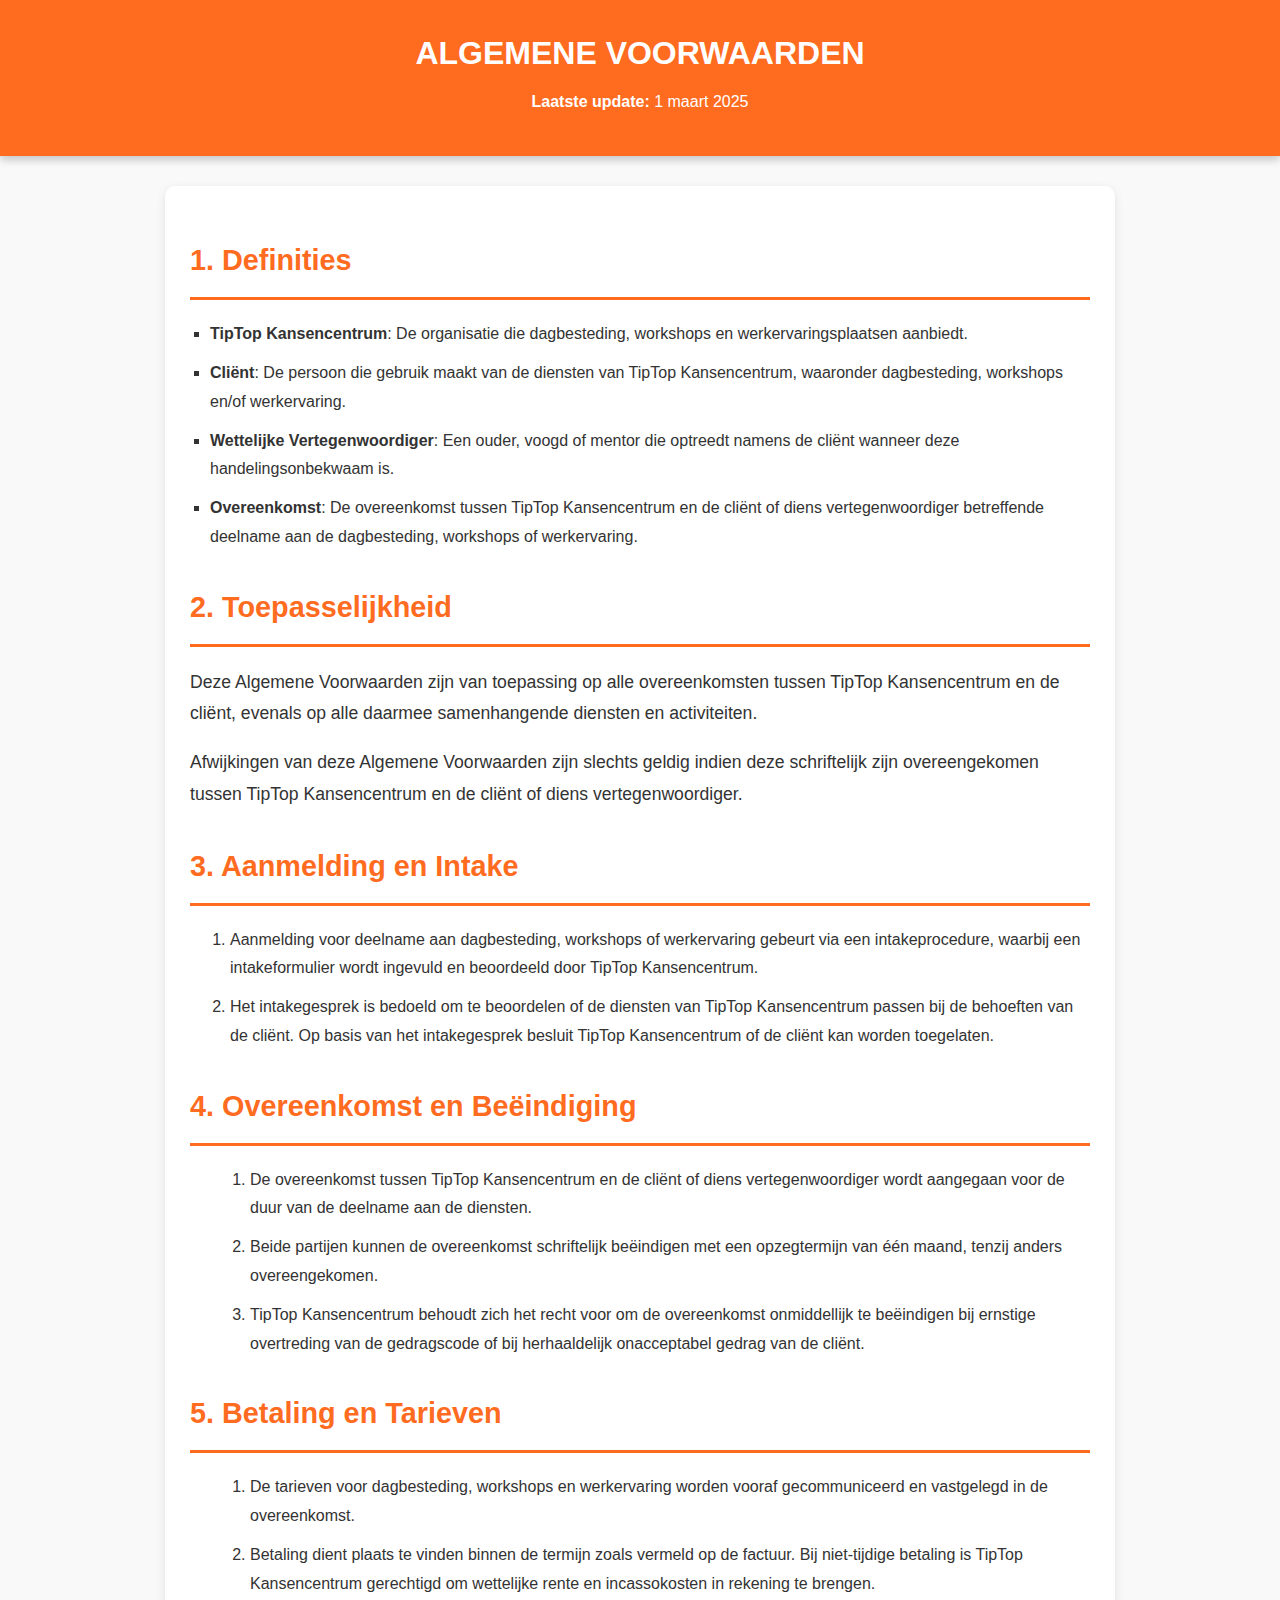
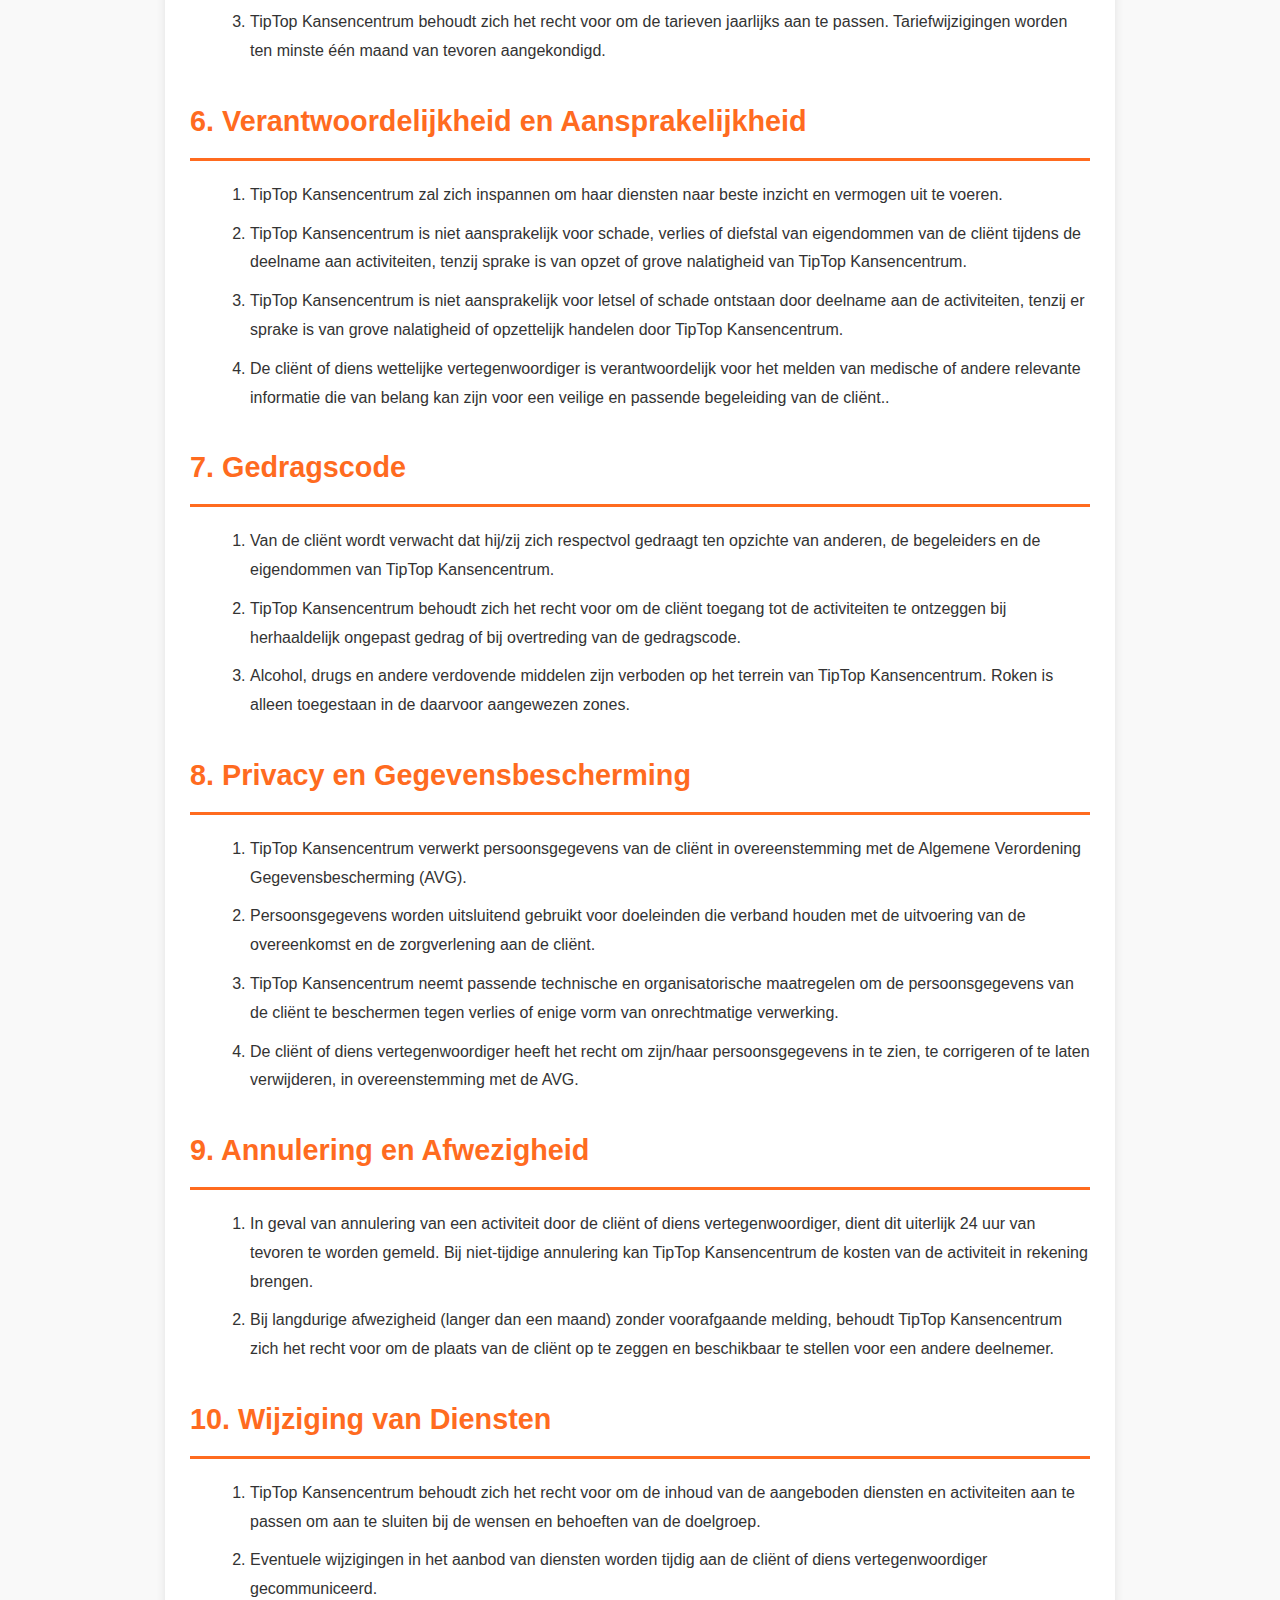
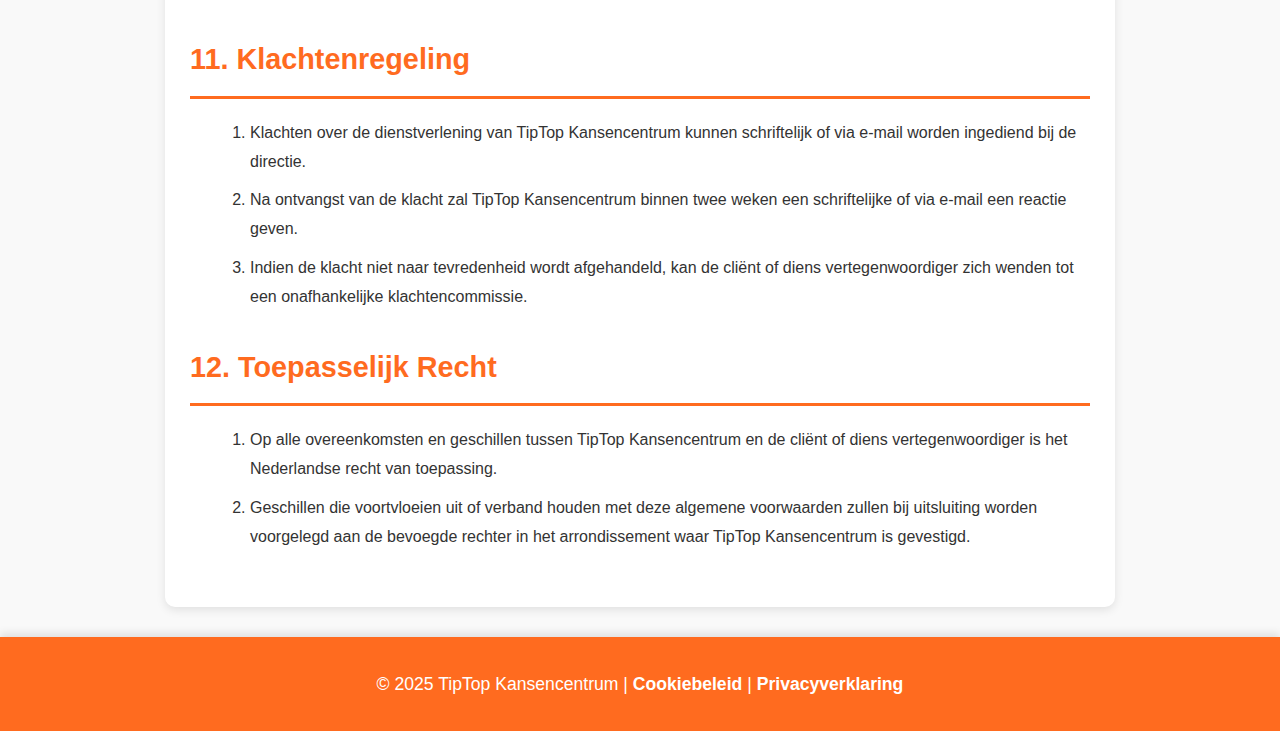
<file: Algemene-Voorwaarden.html>
<!DOCTYPE html>
<html lang="nl">
<head>
    <meta charset="UTF-8">
    <meta name="viewport" content="width=device-width, initial-scale=1.0">
    <title>Algemene Voorwaarden - TipTop Kansencentrum</title>
    <link rel="stylesheet" href="./Algemene-Voorwaarden.css">
</head>
<body id="privacy-page">

    <!-- Header -->
    <header>
        <div class="header-container">
            <h1>Algemene Voorwaarden</h1>
            <p><strong>Laatste update:</strong> 1 maart 2025</p>
        </div>
    </header>

    <!-- Hoofdcontent -->
    <main>

        <section>
            <h2>1. Definities</h2>
            <ul>
                <li><strong>TipTop Kansencentrum</strong>: De organisatie die dagbesteding, workshops en werkervaringsplaatsen aanbiedt.</li>
                <li><strong>Cliënt</strong>: De persoon die gebruik maakt van de diensten van TipTop Kansencentrum, waaronder dagbesteding, workshops en/of werkervaring.</li>
                <li><strong>Wettelijke Vertegenwoordiger</strong>: Een ouder, voogd of mentor die optreedt namens de cliënt wanneer deze handelingsonbekwaam is.</li>
                <li><strong>Overeenkomst</strong>: De overeenkomst tussen TipTop Kansencentrum en de cliënt of diens vertegenwoordiger betreffende deelname aan de dagbesteding, workshops of werkervaring.</li>
            </ul>
        </section>

        <section>
            <h2>2. Toepasselijkheid</h2>
            <p>Deze Algemene Voorwaarden zijn van toepassing op alle overeenkomsten tussen TipTop Kansencentrum en de cliënt, evenals op alle daarmee samenhangende diensten en activiteiten.</p>
            <p>Afwijkingen van deze Algemene Voorwaarden zijn slechts geldig indien deze schriftelijk zijn overeengekomen tussen TipTop Kansencentrum en de cliënt of diens vertegenwoordiger.</p>
        </section>

        <section>
            <h2>3. Aanmelding en Intake</h2>
            <ol>
                <li>Aanmelding voor deelname aan dagbesteding, workshops of werkervaring gebeurt via een intakeprocedure, waarbij een intakeformulier wordt ingevuld en beoordeeld door TipTop Kansencentrum.</li>
                <li>Het intakegesprek is bedoeld om te beoordelen of de diensten van TipTop Kansencentrum passen bij de behoeften van de cliënt. Op basis van het intakegesprek besluit TipTop Kansencentrum of de cliënt kan worden toegelaten.</li>
             </ol>
        </section>

        <section>
            <h2>4. Overeenkomst en Beëindiging</h2>
            <ul>
                <ol>
                <li>De overeenkomst tussen TipTop Kansencentrum en de cliënt of diens vertegenwoordiger wordt aangegaan voor de duur van de deelname aan de diensten.</li>
                <li>Beide partijen kunnen de overeenkomst schriftelijk beëindigen met een opzegtermijn van één maand, tenzij anders overeengekomen.</li>
                <li>TipTop Kansencentrum behoudt zich het recht voor om de overeenkomst onmiddellijk te beëindigen bij ernstige overtreding van de gedragscode of bij herhaaldelijk onacceptabel gedrag van de cliënt.</li>
            </ol>
            </ul>
        </section>

        <section>
            <h2>5. Betaling en Tarieven</h2>
            <ul>
                <ol>
                <li>De tarieven voor dagbesteding, workshops en werkervaring worden vooraf gecommuniceerd en vastgelegd in de overeenkomst.</li>
                <li>Betaling dient plaats te vinden binnen de termijn zoals vermeld op de factuur. Bij niet-tijdige betaling is TipTop Kansencentrum gerechtigd om wettelijke rente en incassokosten in rekening te brengen.</li>
                <li>TipTop Kansencentrum behoudt zich het recht voor om de tarieven jaarlijks aan te passen. Tariefwijzigingen worden ten minste één maand van tevoren aangekondigd.</li>
            </ol>
            </ul>
        </section>

        <section>
            <h2>6. Verantwoordelijkheid en Aansprakelijkheid</h2>
            <ul>
                <ol>
                <li>TipTop Kansencentrum zal zich inspannen om haar diensten naar beste inzicht en vermogen uit te voeren.</li>
                <li>TipTop Kansencentrum is niet aansprakelijk voor schade, verlies of diefstal van eigendommen van de cliënt tijdens de deelname aan activiteiten, tenzij sprake is van opzet of grove nalatigheid van TipTop Kansencentrum.</li>
                <li>TipTop Kansencentrum is niet aansprakelijk voor letsel of schade ontstaan door deelname aan de activiteiten, tenzij er sprake is van grove nalatigheid of opzettelijk handelen door TipTop Kansencentrum.</li>
                <li>De cliënt of diens wettelijke vertegenwoordiger is verantwoordelijk voor het melden van medische of andere relevante informatie die van belang kan zijn voor een veilige en passende begeleiding van de cliënt..</li>
            </ol>
            </ul>
        </section>

        <section>
            <h2>7. Gedragscode</h2>
            <ul>
                <ol>
                <li>Van de cliënt wordt verwacht dat hij/zij zich respectvol gedraagt ten opzichte van anderen, de begeleiders en de eigendommen van TipTop Kansencentrum.</li>
                <li>TipTop Kansencentrum behoudt zich het recht voor om de cliënt toegang tot de activiteiten te ontzeggen bij herhaaldelijk ongepast gedrag of bij overtreding van de gedragscode.</li>
                <li>Alcohol, drugs en andere verdovende middelen zijn verboden op het terrein van TipTop Kansencentrum. Roken is alleen toegestaan in de daarvoor aangewezen zones.</li>
            </ol>
            </ul>
        </section>

        <section>
            <h2>8. Privacy en Gegevensbescherming</h2>
            <ul>
                <ol>
                <li>TipTop Kansencentrum verwerkt persoonsgegevens van de cliënt in overeenstemming met de Algemene Verordening Gegevensbescherming (AVG).</li>
                <li>Persoonsgegevens worden uitsluitend gebruikt voor doeleinden die verband houden met de uitvoering van de overeenkomst en de zorgverlening aan de cliënt.</li>
                <li>TipTop Kansencentrum neemt passende technische en organisatorische maatregelen om de persoonsgegevens van de cliënt te beschermen tegen verlies of enige vorm van onrechtmatige verwerking.</li>
                <li> De cliënt of diens vertegenwoordiger heeft het recht om zijn/haar persoonsgegevens in te zien, te corrigeren of te laten verwijderen, in overeenstemming met de AVG.</li>
            </ol>
            </ul>
        </section>

        <section>
            <h2>9. Annulering en Afwezigheid</h2>
            <ul>
                <ol>
                <li>In geval van annulering van een activiteit door de cliënt of diens vertegenwoordiger, dient dit uiterlijk 24 uur van tevoren te worden gemeld. Bij niet-tijdige annulering kan TipTop Kansencentrum de kosten van de activiteit in rekening brengen.</li>
                <li>Bij langdurige afwezigheid (langer dan een maand) zonder voorafgaande melding, behoudt TipTop Kansencentrum zich het recht voor om de plaats van de cliënt op te zeggen en beschikbaar te stellen voor een andere deelnemer.</li>
            </ol> 
            </ul>
        </section>

        <section>
            <h2>10. Wijziging van Diensten</h2>
            <ul>
                <ol>
                <li>TipTop Kansencentrum behoudt zich het recht voor om de inhoud van de aangeboden diensten en activiteiten aan te passen om aan te sluiten bij de wensen en behoeften van de doelgroep.</li>
                <li>Eventuele wijzigingen in het aanbod van diensten worden tijdig aan de cliënt of diens vertegenwoordiger gecommuniceerd.</li>
            </ol>
            </ul>
        </section>

        <section>
            <h2>11. Klachtenregeling</h2>
            <ul>
             <ol>  
                <li>Klachten over de dienstverlening van TipTop Kansencentrum kunnen schriftelijk of via e-mail worden ingediend bij de directie.</li>
                <li>Na ontvangst van de klacht zal TipTop Kansencentrum binnen twee weken een schriftelijke of via e-mail een reactie geven.</li>
                <li>Indien de klacht niet naar tevredenheid wordt afgehandeld, kan de cliënt of diens vertegenwoordiger zich wenden tot een onafhankelijke klachtencommissie.</li>
            </ol> 
            </ul>
        </section>

        <section>
            <h2>12. Toepasselijk Recht</h2>
            <ul>
            <ol>
            <li>Op alle overeenkomsten en geschillen tussen TipTop Kansencentrum en de cliënt of diens vertegenwoordiger is het Nederlandse recht van toepassing.</li>
            <li>Geschillen die voortvloeien uit of verband houden met deze algemene voorwaarden zullen bij uitsluiting worden voorgelegd aan de bevoegde rechter in het arrondissement waar TipTop Kansencentrum is gevestigd.</li>
    </ol>
</ul>
        </section>

   

    </main>

    <!-- Footer -->
    <footer>
        <div class="footer-container">
            <p>
                &copy; 2025 TipTop Kansencentrum | 
                <a href="cookiebeleid.html" aria-label="Lees ons cookiebeleid">Cookiebeleid</a> | 
                <a id="algemene-link" href="./privacyverklaring.html" target="_blank" aria-label="Lees onze Privacyverklaring">Privacyverklaring</a> 
            </p>
        </div>
    </footer>

</body>
</html>
</file>
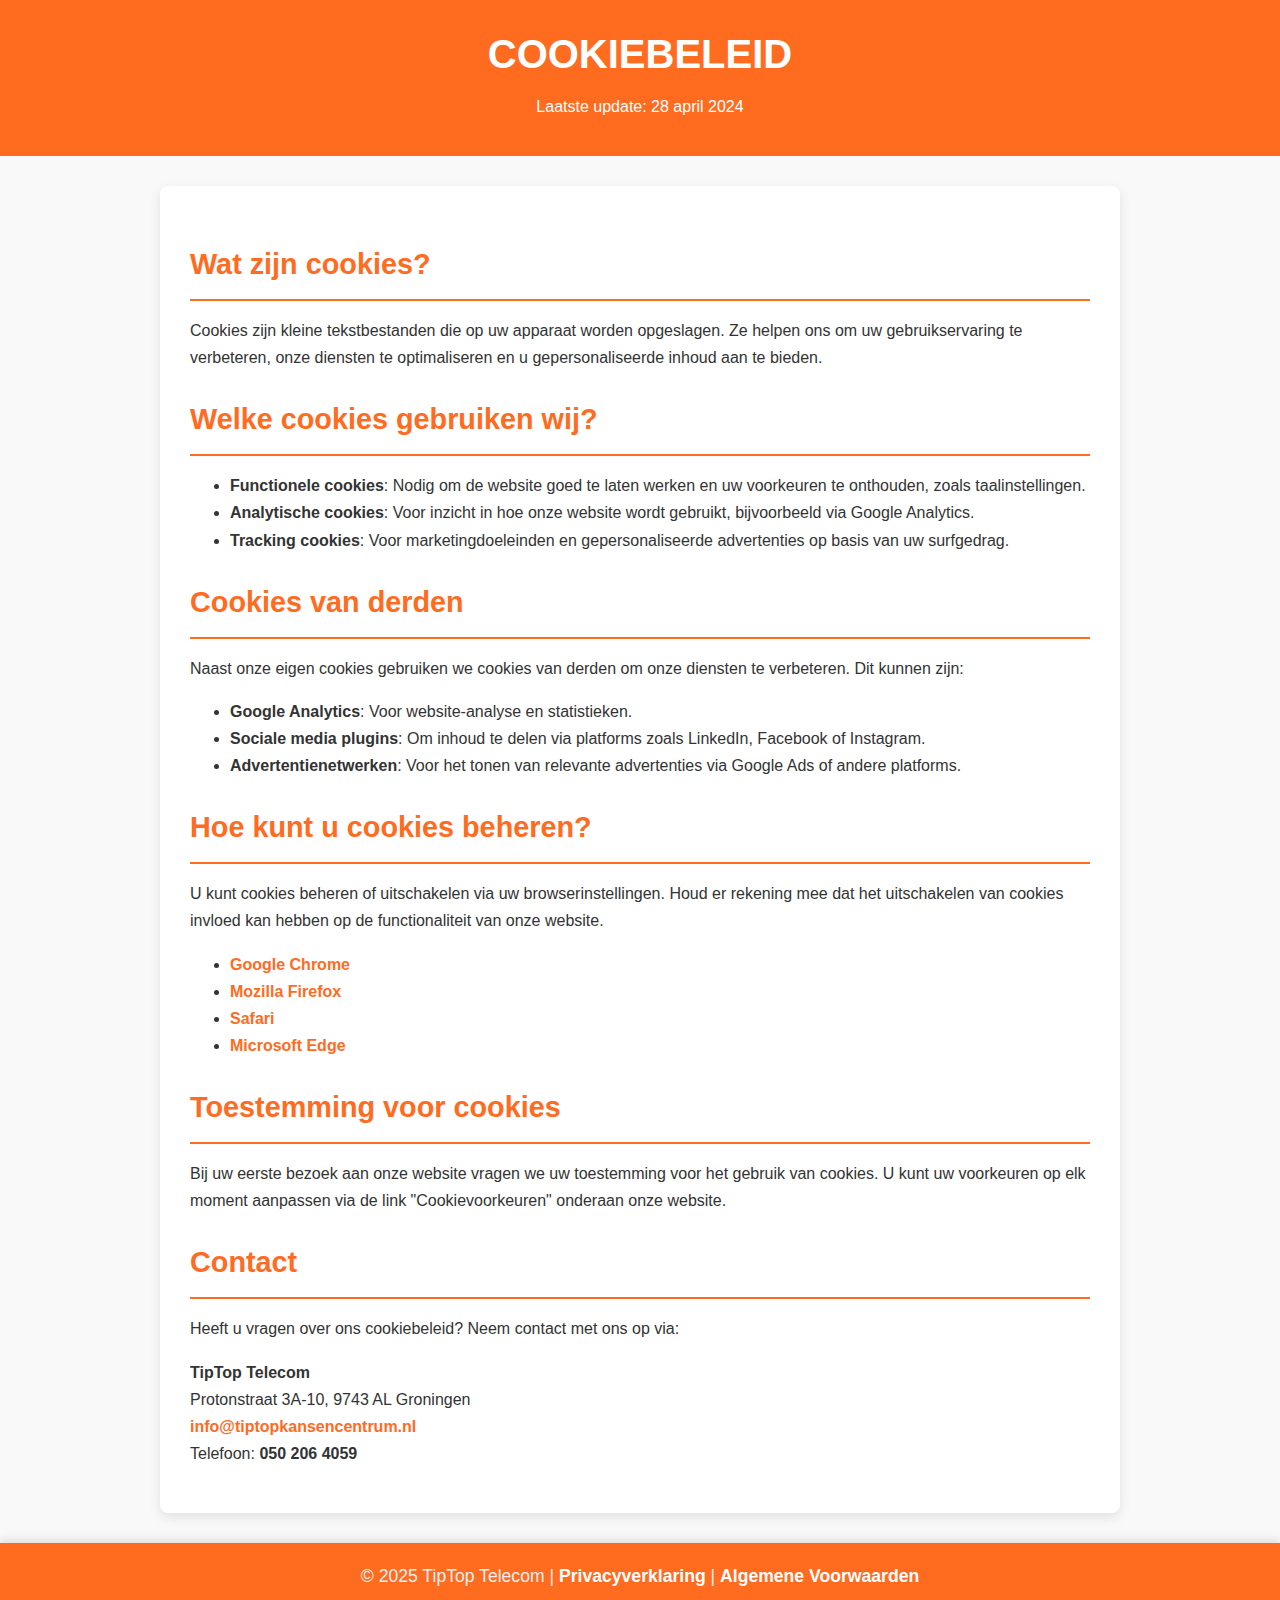
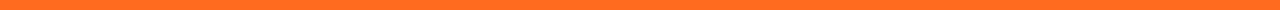
<file: cookiebeleid.html>
<!DOCTYPE html>
<html lang="nl">
<head>
    <meta charset="UTF-8">
    <meta name="viewport" content="width=device-width, initial-scale=1.0">
    <title>Cookiebeleid - TipTop Telecom</title>
    <link rel="stylesheet" href="./cookiebeleid.css">
</head>
<body id="cookie-page">

    <!-- Header -->
    <header>
        <div class="header-container">
            <h1>Cookiebeleid</h1>
            <p>Laatste update: 28 april 2024</p>
        </div>
    </header>

    <!-- Main Content -->
    <main>
        <section>
            <h2>Wat zijn cookies?</h2>
            <p>Cookies zijn kleine tekstbestanden die op uw apparaat worden opgeslagen. Ze helpen ons om uw gebruikservaring te verbeteren, onze diensten te optimaliseren en u gepersonaliseerde inhoud aan te bieden.</p>
        </section>

        <section>
            <h2>Welke cookies gebruiken wij?</h2>
            <ul>
                <li><strong>Functionele cookies</strong>: Nodig om de website goed te laten werken en uw voorkeuren te onthouden, zoals taalinstellingen.</li>
                <li><strong>Analytische cookies</strong>: Voor inzicht in hoe onze website wordt gebruikt, bijvoorbeeld via Google Analytics.</li>
                <li><strong>Tracking cookies</strong>: Voor marketingdoeleinden en gepersonaliseerde advertenties op basis van uw surfgedrag.</li>
            </ul>
        </section>

        <section>
            <h2>Cookies van derden</h2>
            <p>Naast onze eigen cookies gebruiken we cookies van derden om onze diensten te verbeteren. Dit kunnen zijn:</p>
            <ul>
                <li><strong>Google Analytics</strong>: Voor website-analyse en statistieken.</li>
                <li><strong>Sociale media plugins</strong>: Om inhoud te delen via platforms zoals LinkedIn, Facebook of Instagram.</li>
                <li><strong>Advertentienetwerken</strong>: Voor het tonen van relevante advertenties via Google Ads of andere platforms.</li>
            </ul>
        </section>

        <section>
            <h2>Hoe kunt u cookies beheren?</h2>
            <p>U kunt cookies beheren of uitschakelen via uw browserinstellingen. Houd er rekening mee dat het uitschakelen van cookies invloed kan hebben op de functionaliteit van onze website.</p>
            <ul>
                <li><a href="https://support.google.com/chrome/answer/95647" target="_blank">Google Chrome</a></li>
                <li><a href="https://support.mozilla.org/nl/kb/cookies-in-en-uitschakelen" target="_blank">Mozilla Firefox</a></li>
                <li><a href="https://support.apple.com/nl-nl/guide/safari/sfri11471/mac" target="_blank">Safari</a></li>
                <li><a href="https://support.microsoft.com/nl-nl/help/4027947" target="_blank">Microsoft Edge</a></li>
            </ul>
        </section>

        <section>
            <h2>Toestemming voor cookies</h2>
            <p>Bij uw eerste bezoek aan onze website vragen we uw toestemming voor het gebruik van cookies. U kunt uw voorkeuren op elk moment aanpassen via de link "Cookievoorkeuren" onderaan onze website.</p>
        </section>

        <section>
            <h2>Contact</h2>
            <p>Heeft u vragen over ons cookiebeleid? Neem contact met ons op via:</p>
            <p>
                <strong>TipTop Telecom</strong><br>
                Protonstraat 3A-10, 9743 AL Groningen<br>
                <a href="mailto:info@tiptopkansencentrum.nl">info@tiptopkansencentrum.nl</a><br>
                Telefoon: <strong>050 206 4059</strong>
            </p>
        </section>
    </main>

    <!-- Footer -->
    <footer>
        <div class="footer-container">
            <p>
                &copy; 2025 TipTop Telecom | 
                <a href="./privacyverklaring.html" aria-label="Lees onze privacyverklaring">Privacyverklaring</a>  | 
                <a id="algemene-link" href="./Algemene-Voorwaarden.html" target="_blank" aria-label="Lees onze Algemene Voorwarden">Algemene Voorwaarden</a> 

            </p>
        </div>
    </footer>
    
</body>
</html>
</file>
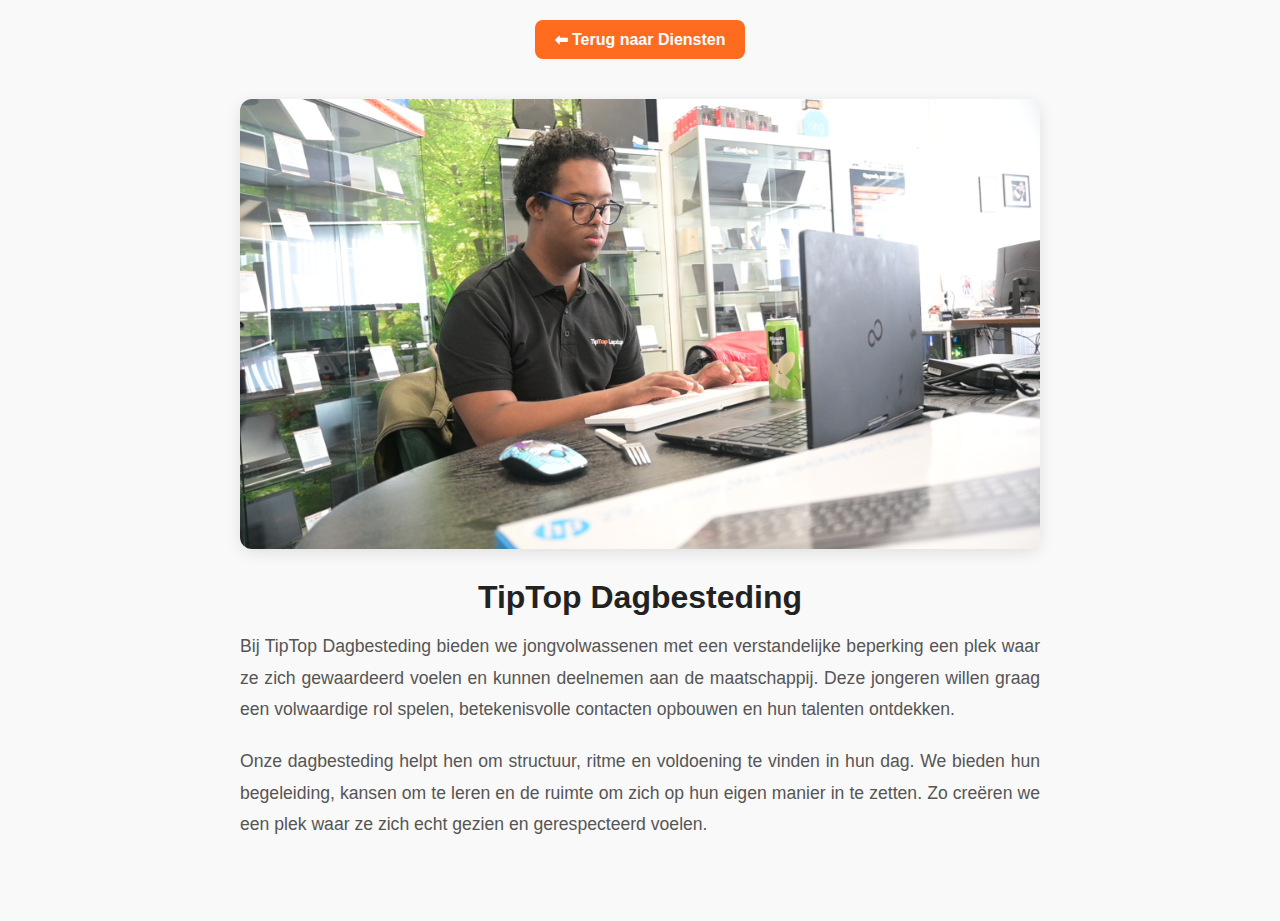
<file: dagbesteding.html>
<!DOCTYPE html>
<html lang="nl">
<head>
    <meta charset="UTF-8">
    <meta name="viewport" content="width=device-width, initial-scale=1.0">
    <title>TipTop Dagbesteding</title>
    <link rel="stylesheet" href="./dagbestedingdiensten.css">
</head>
<body>
  

    <section class="dienst-detail">
        <div class="container">
              <!-- Terugknop die verwijst naar de diensten sectie -->
    <a href="index.html#diensten1" class="back-button">⬅ Terug naar Diensten</a>
            <img src="./img/d4.JPG" alt="Dagbesteding" class="dienst-afbeelding">
            
            <h1 class="dienst-titel">TipTop Dagbesteding</h1>
            <p class="dienst-beschrijving">
                Bij TipTop Dagbesteding bieden we jongvolwassenen met een verstandelijke beperking een plek waar ze zich
                gewaardeerd voelen en kunnen deelnemen aan de maatschappij. Deze jongeren willen graag een volwaardige rol spelen,
                betekenisvolle contacten opbouwen en hun talenten ontdekken.
            </p>
            <p class="dienst-extra">
                Onze dagbesteding helpt hen om structuur, ritme en voldoening te vinden in hun dag. We bieden hun begeleiding,
                kansen om te leren en de ruimte om zich op hun eigen manier in te zetten. Zo creëren we een plek waar ze zich echt
                gezien en gerespecteerd voelen.
            </p>
        </div>
    </section>
</body>
</html>
</file>
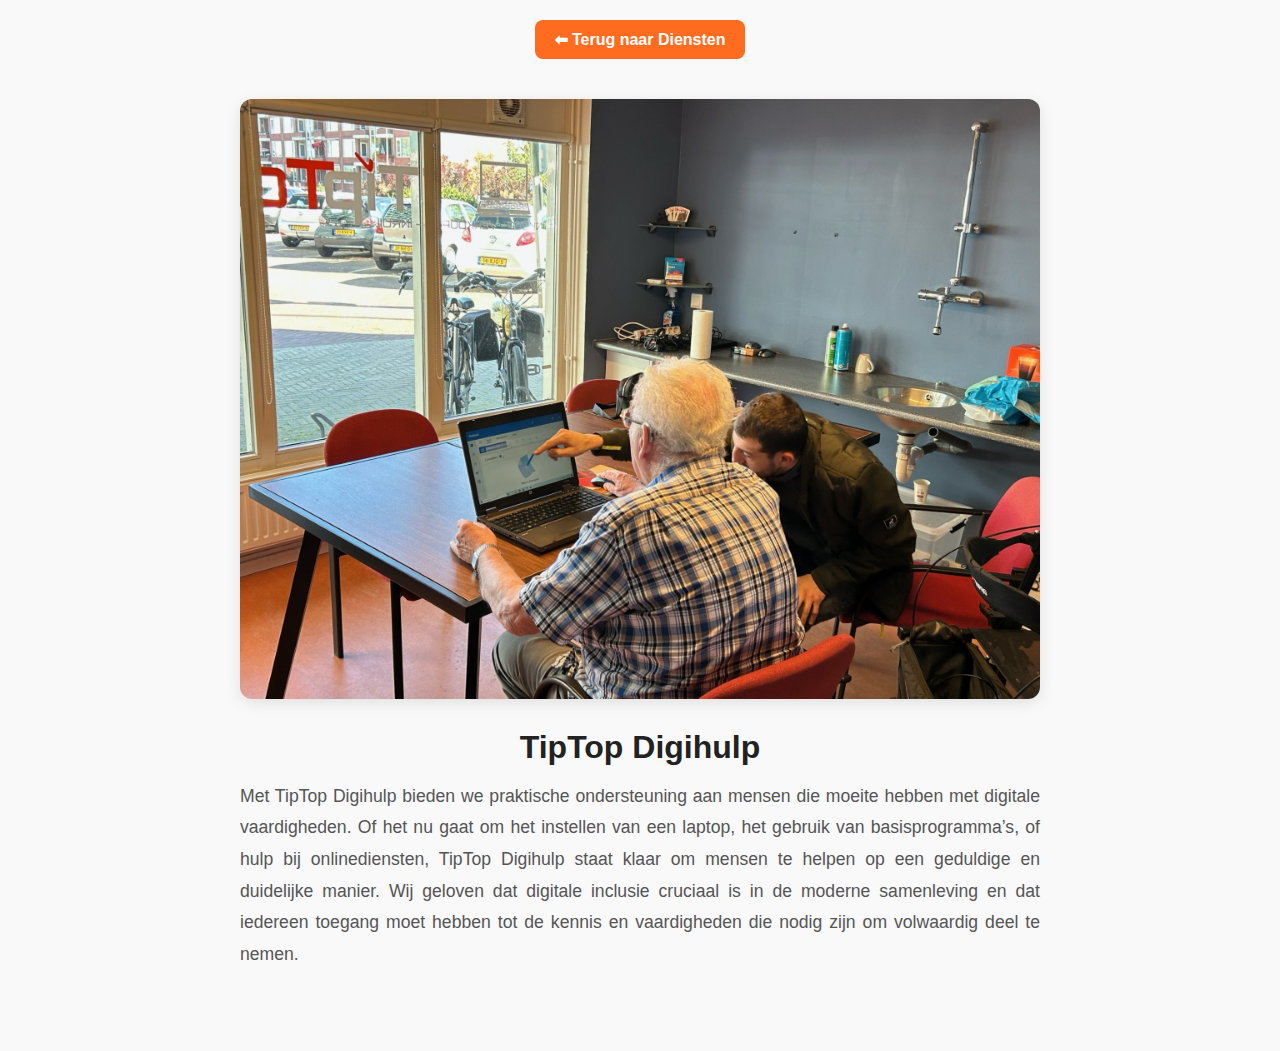
<file: digihulp.html>
<!DOCTYPE html>
<html lang="nl">
<head>
    <meta charset="UTF-8">
    <meta name="viewport" content="width=device-width, initial-scale=1.0">
    <title>TipTop Kansencentrum</title>
    <link rel="stylesheet" href="./workshops.css">
</head>
<body>
  

    <section class="dienst-detail">
        <div class="container">
              <!-- Terugknop die verwijst naar de diensten sectie -->
    <a href="index.html#diensten1" class="back-button">⬅ Terug naar Diensten</a>
            <img src="./diensten-foto/digihulp.jpg" alt="Dagbesteding" class="dienst-afbeelding">
            
            <h1 class="dienst-titel">TipTop Digihulp</h1>
            <p class="dienst-beschrijving">
                Met TipTop Digihulp bieden we praktische ondersteuning aan mensen die moeite hebben met digitale vaardigheden. Of het nu gaat om het instellen van een laptop, het gebruik van basisprogramma’s, of hulp bij onlinediensten, TipTop Digihulp staat klaar om mensen te helpen op een geduldige en duidelijke manier. Wij geloven dat digitale inclusie cruciaal is in de moderne samenleving en dat iedereen toegang moet hebben tot de kennis en vaardigheden die nodig zijn om volwaardig deel te nemen.
                  </p>
        </div>
    </section>
</body>
</html>
</file>
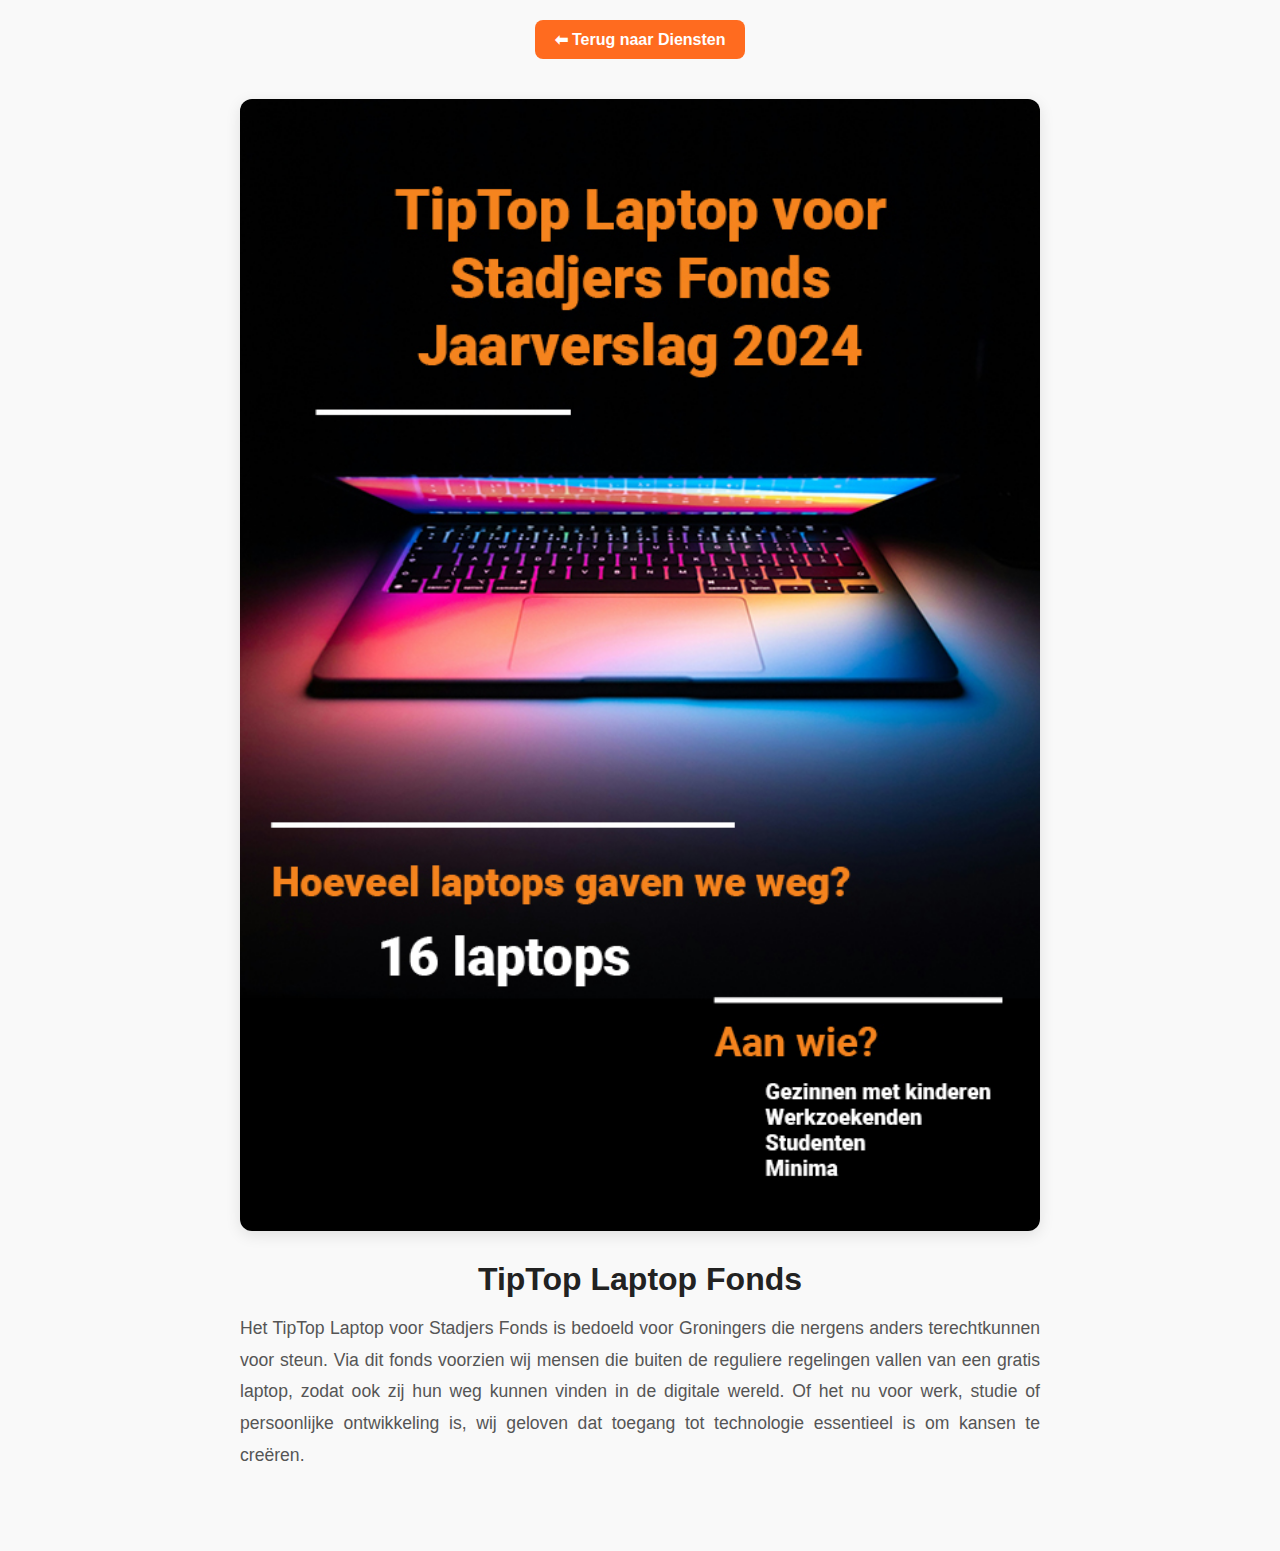
<file: laptopfonds.html>
<!DOCTYPE html>
<html lang="nl">
<head>
    <meta charset="UTF-8">
    <meta name="viewport" content="width=device-width, initial-scale=1.0">
    <title>TipTop Kansencentrum</title>
    <link rel="stylesheet" href="./workshops.css">
</head>
<body>
  

    <section class="dienst-detail">
        <div class="container">
              <!-- Terugknop die verwijst naar de diensten sectie -->
    <a href="index.html#diensten1" class="back-button">⬅ Terug naar Diensten</a>
            <img src="./flyer/flyer-1.jpg" alt="Dagbesteding" class="dienst-afbeelding">
            
            <h1 class="dienst-titel">TipTop Laptop Fonds</h1>
            <p class="dienst-beschrijving">
                Het TipTop Laptop voor Stadjers Fonds is bedoeld voor Groningers die nergens anders terechtkunnen voor steun. Via dit fonds voorzien wij mensen die buiten de reguliere regelingen vallen van een gratis laptop, zodat ook zij hun weg kunnen vinden in de digitale wereld. 
                Of het nu voor werk, studie of persoonlijke ontwikkeling is, wij geloven dat toegang tot technologie essentieel is om kansen te creëren.            </p>
          
        </div>
    </section>
</body>
</html>
</file>
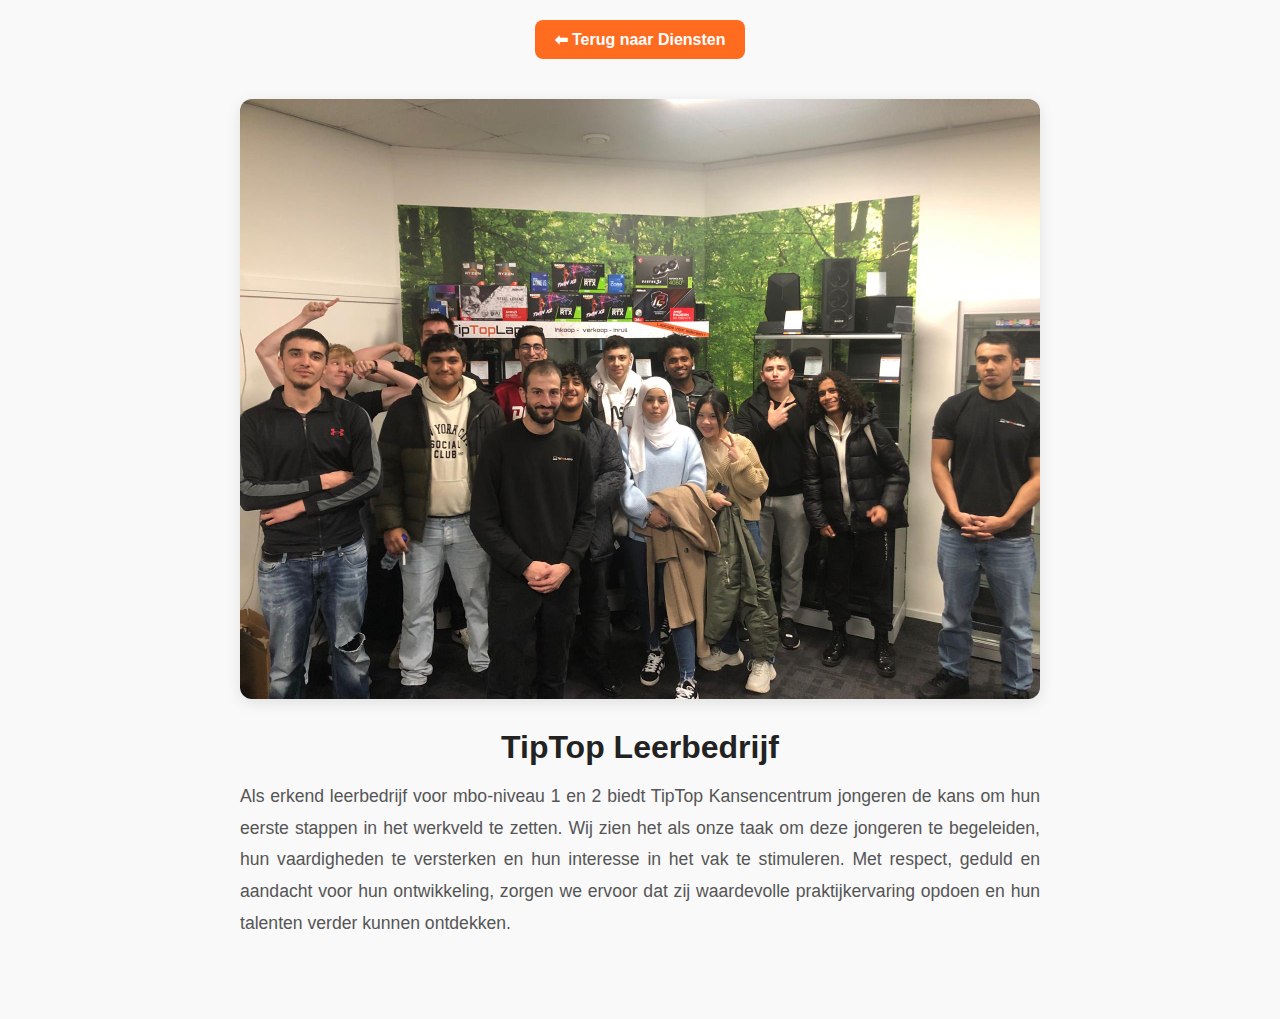
<file: leerbedrijf.html>
<!DOCTYPE html>
<html lang="nl">
<head>
    <meta charset="UTF-8">
    <meta name="viewport" content="width=device-width, initial-scale=1.0">
    <title>TipTop Kansencentrum</title>
    <link rel="stylesheet" href="./workshops.css">
</head>
<body>
  

    <section class="dienst-detail">
        <div class="container">
              <!-- Terugknop die verwijst naar de diensten sectie -->
    <a href="index.html#diensten1" class="back-button">⬅ Terug naar Diensten</a>
            <img src="./diensten-foto/leerbedrijf.jpg" alt="Dagbesteding" class="dienst-afbeelding">
            
            <h1 class="dienst-titel">TipTop Leerbedrijf</h1>
            <p class="dienst-beschrijving">
                Als erkend leerbedrijf voor mbo-niveau 1 en 2 biedt TipTop Kansencentrum jongeren de kans om hun eerste stappen in het werkveld te zetten. Wij zien het als onze taak om deze jongeren te begeleiden, hun vaardigheden te versterken en hun interesse in het vak te stimuleren. Met respect, geduld en aandacht voor hun ontwikkeling, zorgen we ervoor dat zij waardevolle praktijkervaring opdoen en hun talenten verder kunnen ontdekken.
            </p>
          
        </div>
    </section>
</body>
</html>
</file>
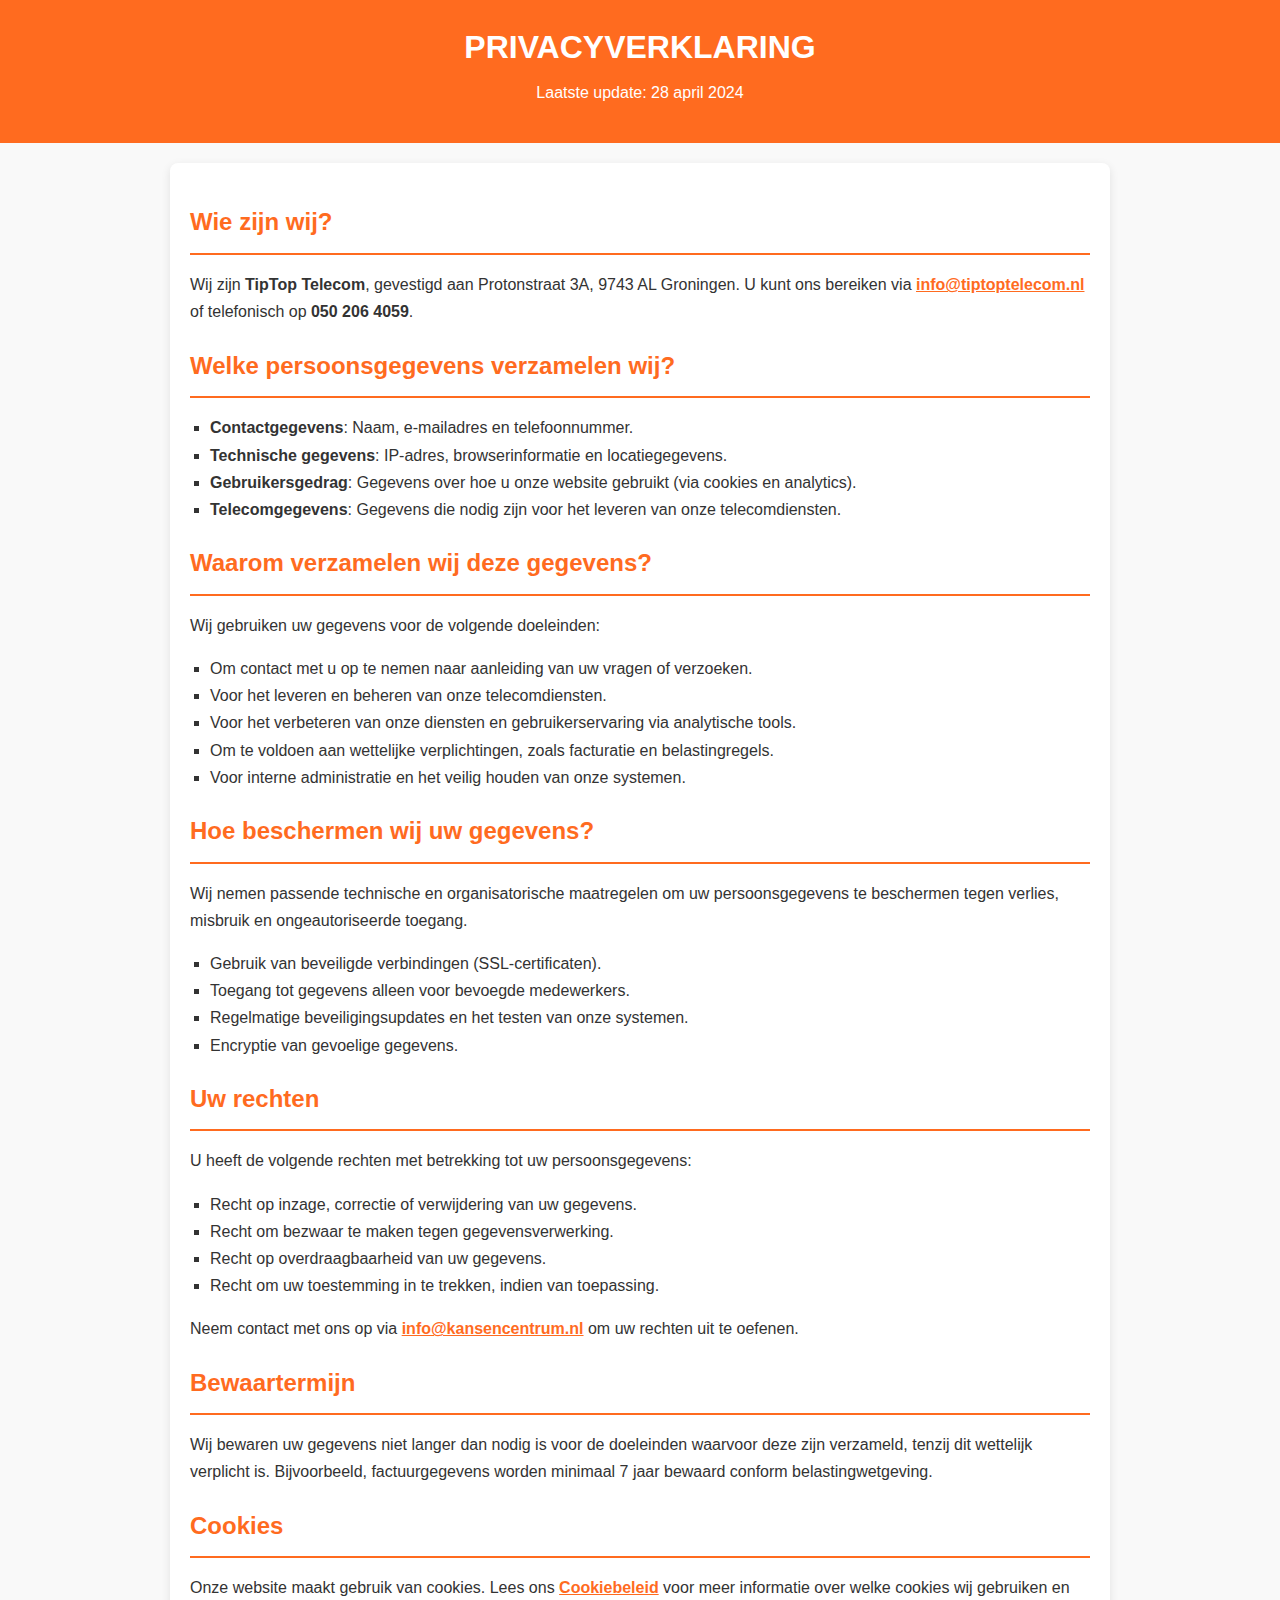
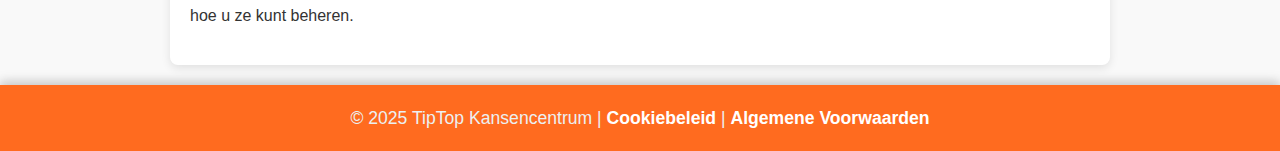
<file: privacyverklaring.html>
<!DOCTYPE html>
<html lang="nl">
<head>
    <meta charset="UTF-8">
    <meta name="viewport" content="width=device-width, initial-scale=1.0">
    <title>Privacyverklaring - TipTop Telecom</title>
    <link rel="stylesheet" href="./privacyverklaring.css">
</head>
<body id="privacy-page">

    <!-- Header -->
    <header>
        <div class="header-container">
            <h1>Privacyverklaring</h1>
            <p>Laatste update: 28 april 2024</p>
        </div>
    </header>

    <!-- Main Content -->
    <main>
        <section>
            <h2>Wie zijn wij?</h2>
            <p>
                Wij zijn <strong>TipTop Telecom</strong>, gevestigd aan Protonstraat 3A, 9743 AL Groningen.  
                U kunt ons bereiken via <a href="mailto:info@kansencentrum.nl">info@tiptoptelecom.nl</a>  
                of telefonisch op <strong>050 206 4059</strong>.
            </p>
        </section>

        <section>
            <h2>Welke persoonsgegevens verzamelen wij?</h2>
            <ul>
                <li><strong>Contactgegevens</strong>: Naam, e-mailadres en telefoonnummer.</li>
                <li><strong>Technische gegevens</strong>: IP-adres, browserinformatie en locatiegegevens.</li>
                <li><strong>Gebruikersgedrag</strong>: Gegevens over hoe u onze website gebruikt (via cookies en analytics).</li>
                <li><strong>Telecomgegevens</strong>: Gegevens die nodig zijn voor het leveren van onze telecomdiensten.</li>
            </ul>
        </section>

        <section>
            <h2>Waarom verzamelen wij deze gegevens?</h2>
            <p>Wij gebruiken uw gegevens voor de volgende doeleinden:</p>
            <ul>
                <li>Om contact met u op te nemen naar aanleiding van uw vragen of verzoeken.</li>
                <li>Voor het leveren en beheren van onze telecomdiensten.</li>
                <li>Voor het verbeteren van onze diensten en gebruikerservaring via analytische tools.</li>
                <li>Om te voldoen aan wettelijke verplichtingen, zoals facturatie en belastingregels.</li>
                <li>Voor interne administratie en het veilig houden van onze systemen.</li>
            </ul>
        </section>

        <section>
            <h2>Hoe beschermen wij uw gegevens?</h2>
            <p>
                Wij nemen passende technische en organisatorische maatregelen om uw persoonsgegevens te beschermen 
                tegen verlies, misbruik en ongeautoriseerde toegang.
            </p>
            <ul>
                <li>Gebruik van beveiligde verbindingen (SSL-certificaten).</li>
                <li>Toegang tot gegevens alleen voor bevoegde medewerkers.</li>
                <li>Regelmatige beveiligingsupdates en het testen van onze systemen.</li>
                <li>Encryptie van gevoelige gegevens.</li>
            </ul>
        </section>

        <section>
            <h2>Uw rechten</h2>
            <p>U heeft de volgende rechten met betrekking tot uw persoonsgegevens:</p>
            <ul>
                <li>Recht op inzage, correctie of verwijdering van uw gegevens.</li>
                <li>Recht om bezwaar te maken tegen gegevensverwerking.</li>
                <li>Recht op overdraagbaarheid van uw gegevens.</li>
                <li>Recht om uw toestemming in te trekken, indien van toepassing.</li>
            </ul>
            <p>
                Neem contact met ons op via <a href="mailto:info@kansencentrum.nl">info@kansencentrum.nl</a> 
                om uw rechten uit te oefenen.
            </p>
        </section>

        <section>
            <h2>Bewaartermijn</h2>
            <p>
                Wij bewaren uw gegevens niet langer dan nodig is voor de doeleinden waarvoor deze zijn verzameld, tenzij dit wettelijk verplicht is. Bijvoorbeeld, factuurgegevens worden minimaal 7 jaar bewaard conform belastingwetgeving.
            </p>
        </section>

        <section>
            <h2>Cookies</h2>
            <p>
                Onze website maakt gebruik van cookies. Lees ons 
                <a href="./cookiebeleid.html" aria-label="Lees ons cookiebeleid">Cookiebeleid</a> 
                voor meer informatie over welke cookies wij gebruiken en hoe u ze kunt beheren.
            </p>
        </section>
    </main>

    <!-- Footer -->
    <footer>
        <div class="footer-container">
            <p>
                &copy; 2025 TipTop Kansencentrum | 
                <a href="./cookiebeleid.html" aria-label="Lees ons cookiebeleid">Cookiebeleid</a> | 
                <a id="algemene-link" href="./Algemene-Voorwaarden.html" target="_blank" aria-label="Lees onze Algemene Voorwarden">Algemene Voorwaarden</a> 
            </p>
        </div>
    </footer>
</body>
</html>
</file>
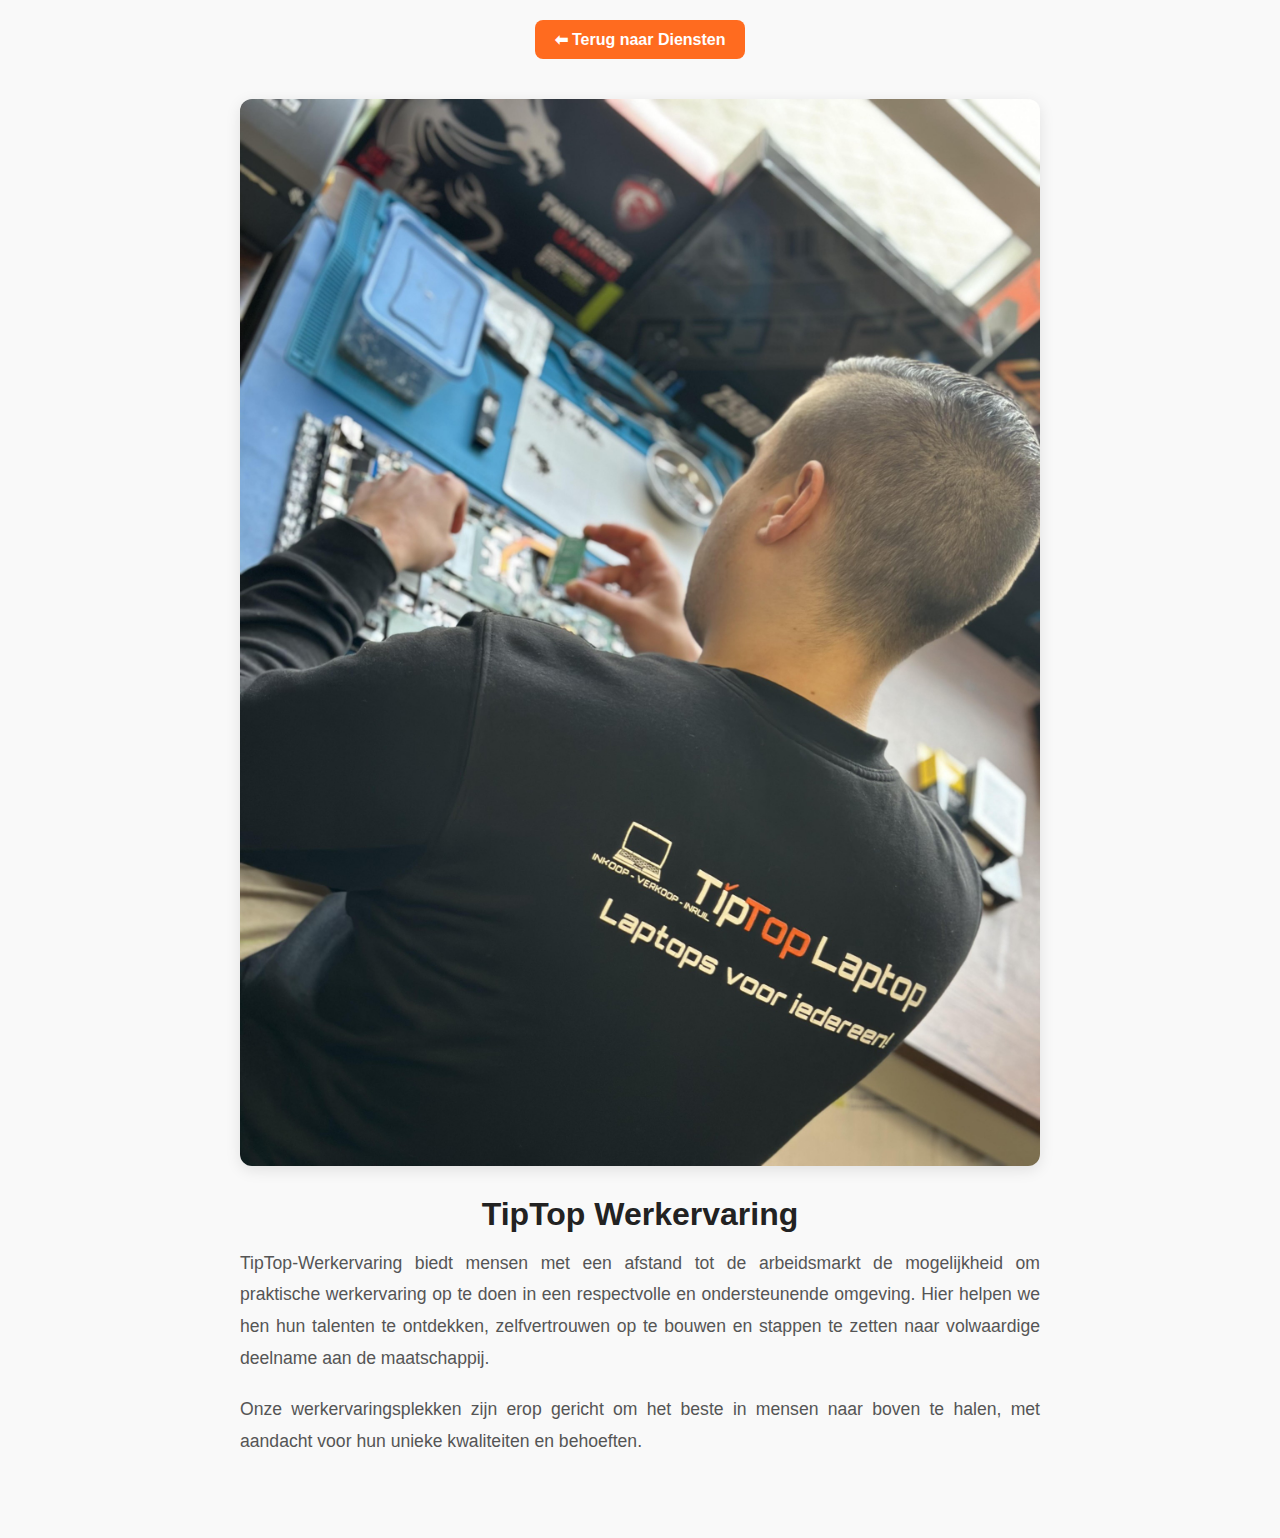
<file: werkervaring.html>
<!DOCTYPE html>
<html lang="nl">
<head>
    <meta charset="UTF-8">
    <meta name="viewport" content="width=device-width, initial-scale=1.0">
    <title>TipTop Kansencentrum</title>
    <link rel="stylesheet" href="./werkervaring.css">
</head>
<body>
  

    <section class="dienst-detail">
        <div class="container">
              <!-- Terugknop die verwijst naar de diensten sectie -->
    <a href="index.html#diensten1" class="back-button">⬅ Terug naar Diensten</a>
            <img src="./diensten-foto/werkervaring.jpg" alt="Dagbesteding" class="dienst-afbeelding">
            
            <h1 class="dienst-titel">TipTop Werkervaring</h1>
            <p class="dienst-beschrijving">
                TipTop-Werkervaring biedt mensen met een afstand tot de arbeidsmarkt de mogelijkheid om praktische werkervaring op te doen in een respectvolle en ondersteunende omgeving. 
                Hier helpen we hen hun talenten te ontdekken, zelfvertrouwen op te bouwen en stappen te zetten naar volwaardige deelname aan de maatschappij.
            </p>
            <p class="dienst-extra">
                Onze werkervaringsplekken zijn erop gericht om het beste in mensen naar boven te halen, met aandacht voor hun unieke kwaliteiten en behoeften.
            </p>
        </div>
    </section>
</body>
</html>
</file>
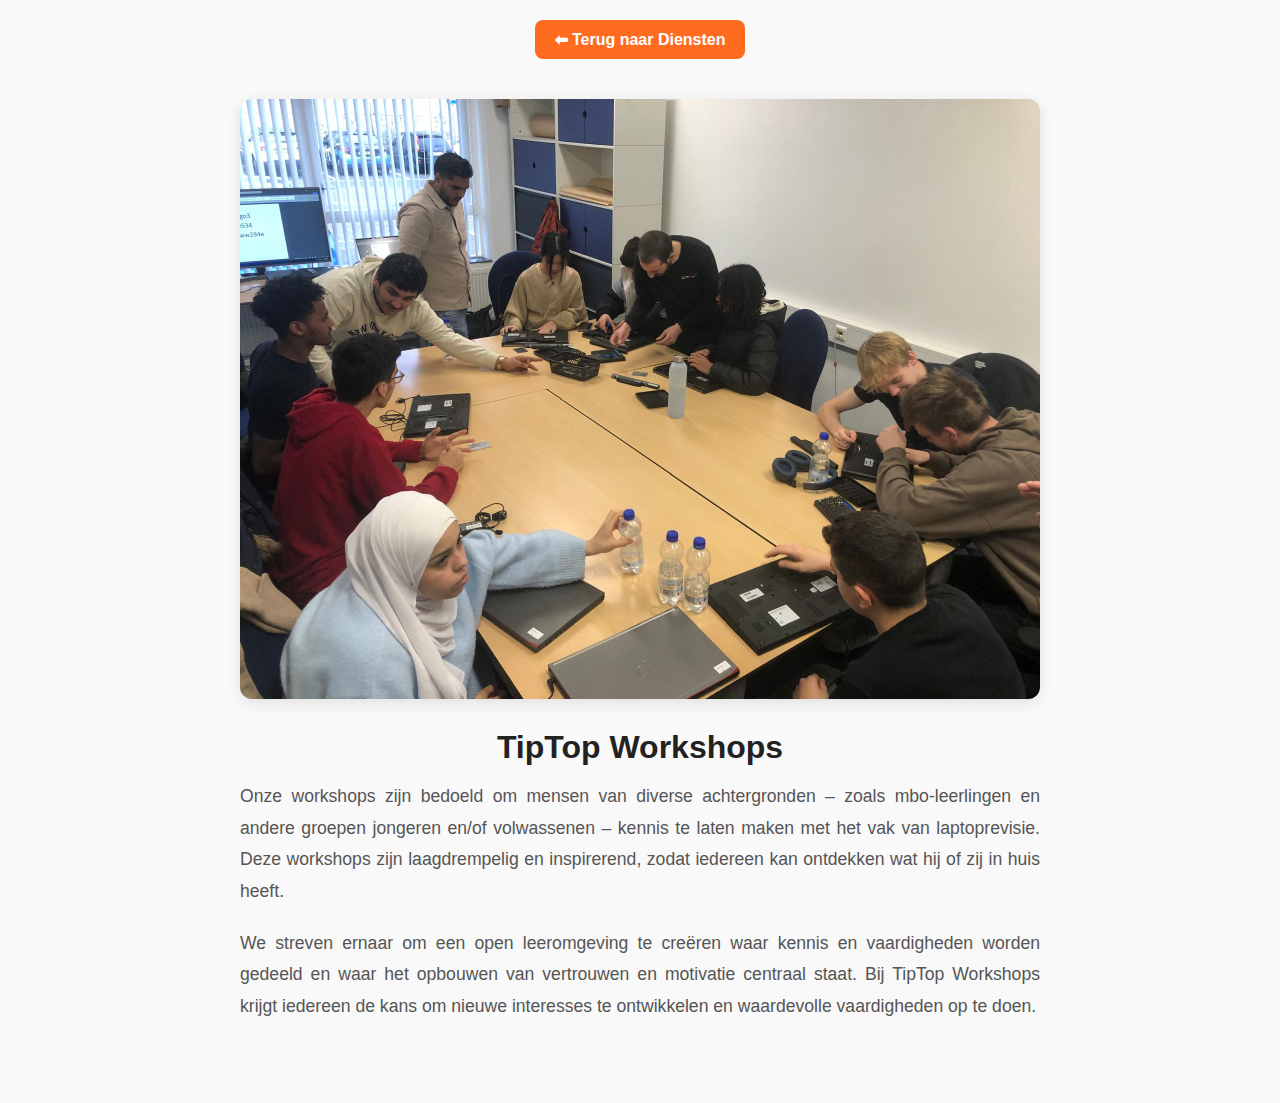
<file: workshops.html>
<!DOCTYPE html>
<html lang="nl">
<head>
    <meta charset="UTF-8">
    <meta name="viewport" content="width=device-width, initial-scale=1.0">
    <title>TipTop Kansencentrum</title>
    <link rel="stylesheet" href="./workshops.css">
</head>
<body>
  

    <section class="dienst-detail">
        <div class="container">
              <!-- Terugknop die verwijst naar de diensten sectie -->
    <a href="index.html#diensten1" class="back-button">⬅ Terug naar Diensten</a>
            <img src="./diensten-foto/workshop.jpg" alt="Dagbesteding" class="dienst-afbeelding">
            
            <h1 class="dienst-titel">TipTop Workshops</h1>
            <p class="dienst-beschrijving">
                Onze workshops zijn bedoeld om mensen van diverse achtergronden – zoals mbo-leerlingen en andere groepen jongeren en/of volwassenen – kennis te laten maken met het vak van laptoprevisie. 
                Deze workshops zijn laagdrempelig en inspirerend, zodat iedereen kan ontdekken wat hij of zij in huis heeft. 
            </p>
            <p class="dienst-extra">
                We streven ernaar om een open leeromgeving te creëren waar kennis en vaardigheden worden gedeeld en waar het opbouwen van vertrouwen en motivatie centraal staat. 
                Bij TipTop Workshops krijgt iedereen de kans om nieuwe interesses te ontwikkelen en waardevolle vaardigheden op te doen.
            </p>
        </div>
    </section>
</body>
</html>
</file>
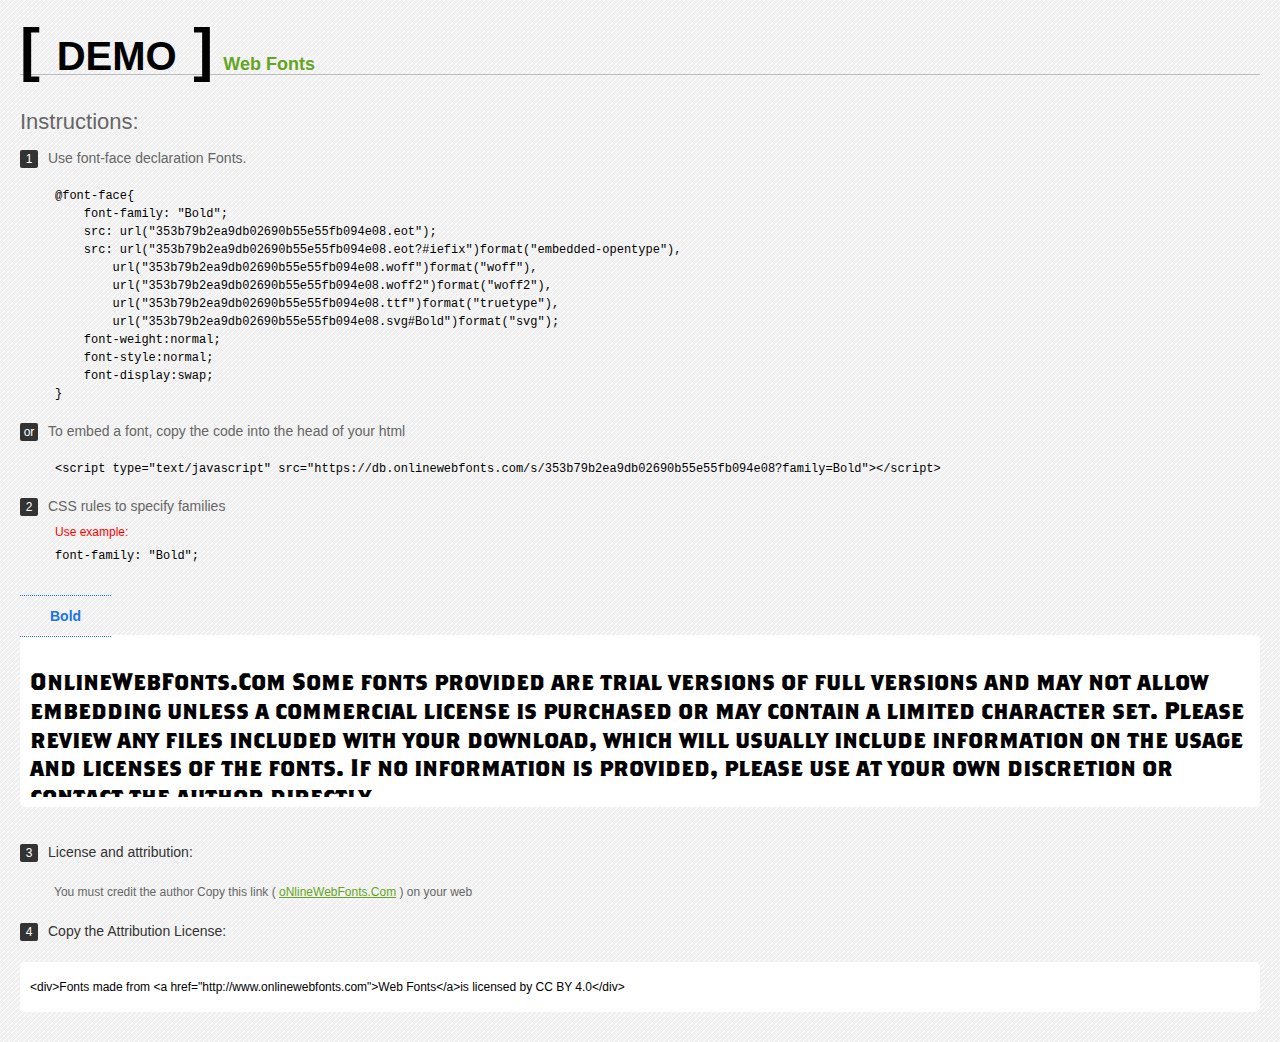
<file: flyer/font/OnlineWebFonts_COM_3b8d0748824c874642a088a90f62b7c3/Bold/Web Fonts/Web Fonts Demo.html>
<!doctype html>
<html>
<head>
<meta charset="utf-8">
<title>Bold Fonts Demo</title>
<style type="text/css">
*{margin:0;padding:0;list-style-type:none;}body{font-family:Arial,Helvetica,sans-serif;line-height:1.5;font-size:16px;padding:20px;color:#333;background-image:url([data-uri]);}a{color:#66A523;}a:hover,.g:hover{opacity:0.7;}h1{font-size:60px;border-bottom:1px solid #bbb;line-height:20px;color:#000;text-transform:uppercase;margin-top:20px;}h1 a{font-size:18px;color:#66A523;text-decoration:none;text-transform:capitalize;margin-left:10px;}h1 font{font-size:40px;}.info{float:left;font-size:14px;margin-top:30px;color:#666;}.info .inst{font-size:22px;margin-bottom:10px;}.info span,.by span{color:#fff;border-radius:2px;display:inline-block;width:18px;height:18px;text-align:center;margin-right:10px;background-color:#333333;font-size:12px;line-height:18px;}.info .exs{font-size:12px;color:#666;margin-left:35px;display:block;}.info .exs font{color:#f00;line-height:30px;}.demo{float:left;width:100%;height:auto;padding-bottom:10px;margin-top:70px;background-color:#FFF;border-radius:5px;}.demo a{color:#1a73e8;float:left;font-weight:bold;font-size:14px;padding-right:30px;padding-left:30px;position:relative;border-top-width:1px;border-top-style:dotted;border-top-color:#1A73E8;text-decoration:none;border-bottom-width:1px;border-bottom-style:dotted;border-bottom-color:#1A73E8;line-height:40px;margin-top:-40px;}.demo .t{font-size:24px;float:left;width:calc(100% - 20px);color:#000;height:120px;margin-top:20px;line-height:1.2em;overflow-x:hidden;padding:10px;}.by{padding-top:15px;float:left;width:100%;margin-top:10px;margin-right:0;margin-bottom:10px;margin-left:0;font-size:14px;color:#666;}.by .b{padding-top:10px;padding-bottom:10px;color:#333;}.by .a{padding-top:10px;padding-bottom:10px;margin-left:34px;font-size:12px;}.te{width:100%;height:auto;border:0px solid #CCC;resize:none;float:left;margin-top:10px;line-height:16px;overflow:hidden;border-radius:5px;color:#000000;background-color:#FFF;font-size:12px;margin-bottom:20px;text-indent:10px;padding-top:17px;padding-bottom:17px;}pre{color:#000;}
</style>
<style type="text/css">

@font-face{
    font-family: "Bold";
    src: url("353b79b2ea9db02690b55e55fb094e08.eot");
    src: url("353b79b2ea9db02690b55e55fb094e08.eot?#iefix")format("embedded-opentype"),
        url("353b79b2ea9db02690b55e55fb094e08.woff")format("woff"),
        url("353b79b2ea9db02690b55e55fb094e08.woff2")format("woff2"),
        url("353b79b2ea9db02690b55e55fb094e08.ttf")format("truetype"),
        url("353b79b2ea9db02690b55e55fb094e08.svg#Bold")format("svg");
    font-weight:normal;
    font-style:normal;
    font-display:swap;
}

</style>
</head>
<body>
<h1> <span>[ <font>Demo</font> ]</span><a href="http://www.onlinewebfonts.com" target="_blank">Web Fonts</a></h1>
<div class="info">
  <div class="inst">Instructions:</div>
  <span>1</span>Use font-face declaration Fonts.
  <div class="exs">
    <pre>

@font-face{
    font-family: "Bold";
    src: url("353b79b2ea9db02690b55e55fb094e08.eot");
    src: url("353b79b2ea9db02690b55e55fb094e08.eot?#iefix")format("embedded-opentype"),
        url("353b79b2ea9db02690b55e55fb094e08.woff")format("woff"),
        url("353b79b2ea9db02690b55e55fb094e08.woff2")format("woff2"),
        url("353b79b2ea9db02690b55e55fb094e08.ttf")format("truetype"),
        url("353b79b2ea9db02690b55e55fb094e08.svg#Bold")format("svg");
    font-weight:normal;
    font-style:normal;
    font-display:swap;
}

</pre>
  </div>
  <span>or</span>To embed a font, copy the code into the head of your html
  <div class="exs">
<br/><pre>&lt;script type=&quot;text/javascript&quot; src=&quot;https://db.onlinewebfonts.com/s/353b79b2ea9db02690b55e55fb094e08?family=Bold&quot;&gt;&lt;/script&gt;</pre><br/>
  </div>
  <span>2</span>CSS rules to specify families
  <div class="exs"><font>Use example:</font> <br/>
    <pre>
font-family: &quot;Bold&quot;;
</pre>
  </div>
</div>
<!--demo-->
<div class="demo"><a href="https://www.onlinewebfonts.com/download/353b79b2ea9db02690b55e55fb094e08" target="_blank">Bold</a>
  <div class="t" style='font-family:"Bold"'>
  OnlineWebFonts.Com Some fonts provided are trial versions of full versions and may not allow embedding 
unless a commercial license is purchased or may contain a limited character set. 
Please review any files included with your download, 
which will usually include information on the usage and licenses of the fonts. 
If no information is provided, 
please use at your own discretion or contact the author directly.</div>
</div>
<!--demo-->
<div class="by">
  <div class="b"><span>3</span>License and attribution:</div>
  <div class="a">You must credit the author Copy this link ( <a href="http://www.onlinewebfonts.com" target="_blank">oNlineWebFonts.Com</a> ) on your web</div>
  <div class="b"><span>4</span>Copy the Attribution License:</div>
  <div class="te">&lt;div&gt;Fonts made from &lt;a href="http://www.onlinewebfonts.com"&gt;Web Fonts&lt;/a&gt;is licensed by CC BY 4.0&lt;/div&gt;</div>
</div>
</body>
</html>
</file>
<file: Algemene-Voorwaarden.css>
/* Algemene Stijlen */
#privacy-page {
    font-family: 'Arial', sans-serif;
    margin: 0;
    padding: 0;
    line-height: 1.8;
    background-color: #f9f9f9;
    color: #333;
}

/* Header Stijlen */
#privacy-page header {
    background-color: #ff6b1f;
    color: white;
    text-align: center;
    padding: 25px 15px;
    box-shadow: 0 4px 8px rgba(0, 0, 0, 0.2);
}

#privacy-page header h1 {
    margin: 0;
    font-size: 2rem;
    text-transform: uppercase;
}

#privacy-page header p {
    font-size: 1rem;
    margin-top: 5px;
}

/* Hoofdcontent */
#privacy-page main {
    max-width: 900px;
    margin: 30px auto;
    padding: 25px;
    background-color: white;
    border-radius: 10px;
    box-shadow: 0 3px 10px rgba(0, 0, 0, 0.1);
}

/* Titels */
#privacy-page h2 {
    color: #ff6b1f;
    border-bottom: 3px solid #ff6b1f;
    padding-bottom: 10px;
    margin-bottom: 20px;
    font-size: 1.8rem;
}

/* Subtitels */
#privacy-page h3 {
    font-size: 1.4rem;
    color: #333;
    margin-top: 20px;
}

/* Paragrafen */
#privacy-page p {
    font-size: 1.1rem;
    margin-bottom: 15px;
}

/* Links */
#privacy-page a {
    color: #ff6b1f;
    font-weight: bold;
    text-decoration: underline;
}

#privacy-page a:hover {
    text-decoration: none;
}

/* Lijsten */
#privacy-page ul {
    list-style-type: square;
    padding-left: 20px;
}

#privacy-page li {
    margin-bottom: 10px;
}

/* Secties */
#privacy-page section {
    margin-bottom: 30px;
}

/* Tabellen */
#privacy-page table {
    width: 100%;
    border-collapse: collapse;
    margin-top: 15px;
}

#privacy-page table, th, td {
    border: 1px solid #ddd;
}

#privacy-page th, td {
    padding: 12px;
    text-align: left;
}

#privacy-page th {
    background-color: #ff6b1f;
    color: white;
}

/* Footer */
#privacy-page footer {
    background-color: #ff6b1f;
    color: white;
    text-align: center;
    padding: 15px;
    font-size: 1rem;
    box-shadow: 0 -4px 8px rgba(0, 0, 0, 0.1);
}

#privacy-page .footer-container a {
    color: #fff;
    text-decoration: none;
    font-weight: bold;
}

#privacy-page .footer-container a:hover {
    text-decoration: underline;
}

/* ✅ Responsieve Aanpassingen */
@media (max-width: 768px) {
    #privacy-page main {
        max-width: 95%;
        padding: 15px;
    }

    #privacy-page h2 {
        font-size: 1.5rem;
    }

    #privacy-page p {
        font-size: 1rem;
    }

    #privacy-page th, td {
        font-size: 0.9rem;
        padding: 8px;
    }

    #privacy-page footer {
        font-size: 0.9rem;
    }
}
</file>
<file: cookiebeleid.css>
/* Algemene instellingen voor cookiebeleid pagina */
#cookie-page {
    font-family: 'Arial', sans-serif;
    margin: 0;
    padding: 0;
    line-height: 1.7;
    background-color: #f9f9f9;
    color: #333;
}

/* Header Styling */
#cookie-page header {
    background-color: #ff6b1f;
    color: #fff;
    text-align: center;
    padding: 20px 10px;
}

#cookie-page header h1 {
    margin: 0;
    font-size: 2.5rem;
    text-transform: uppercase;
}

#cookie-page header p {
    font-size: 1rem;
    margin-top: 5px;
}

/* Main Content Styling */
#cookie-page main {
    max-width: 900px;
    margin: 30px auto;
    padding: 30px;
    background-color: #fff;
    border-radius: 8px;
    box-shadow: 0 4px 12px rgba(0, 0, 0, 0.1);
}

#cookie-page h2 {
    color: #ff6b1f;
    border-bottom: 2px solid #ff6b1f;
    padding-bottom: 10px;
    margin-bottom: 15px;
    font-size: 1.8rem;
}

#cookie-page a {
    color: #ff6b1f;
    text-decoration: none;
    font-weight: bold;
    transition: color 0.3s ease;
}

#cookie-page a:hover {
    color: #A0E7A0;
}

/*/* Algemene styling voor de footer */
#cookie-page .footer-container {
    background-color: #ff6b1f; /* Donkerblauwe achtergrondkleur */
    color: #ecf0f1; /* Lichtgrijze tekstkleur */
    padding: 20px 5%;
    text-align: center;
    box-shadow: 0 -4px 8px rgba(0, 0, 0, 0.1); /* Schaduw boven de footer */
     font-family: 'Arial', sans-serif;
  }
  
  /* Content in de footer */
  #cookie-page .footer-container p {
    font-size: 1.1rem;
    margin: 0;
    line-height: 1.5;
  }
  
  /* Links in de footer */
  #cookie-page .footer-container a {
    text-decoration: none;
    color: #ffffff; /* Accentkleur voor links */
    font-weight: bold;
    transition: all 0.3s ease;
  }
  
  
  /* Social media iconen - optioneel */
  #cookie-page .footer-socials {
    margin-top: 15px;
    display: flex;
    justify-content: center;
    gap: 20px;
  }
  
  #cookie-page .footer-socials a {
    color: #ff6b1f;
    font-size: 1.5rem;
    transition: transform 0.3s ease, color 0.3s ease;
  }
  
  #cookie-page .footer-socials a:hover {
    color: #ff6b1f;
    transform: scale(1.2); /* Vergroot bij hover */
  }
  
  /* Responsieve styling */
  @media (max-width: 768px) {
    #cookie-page .footer-container {
      padding: 15px 5%;
      text-align: center;
    }
  
    #cookie-page .footer-container p {
      font-size: 0.9rem; /* Kleinere tekstgrootte voor mobiel */
    }
  
    #cookie-page .footer-socials a {
      font-size: 1.2rem; /* Iets kleinere iconen op mobiel */
    }
  }
</file>
<file: dagbestedingdiensten.css>
/* Algemene styling */
body {
    font-family: 'Arial', sans-serif;
    margin: 0;
    padding: 0;
    background-color: #f9f9f9;
    color: #333;
}

/* Container voor de dienst detail pagina */
.dienst-detail {
    max-width: 900px;
    margin: 40px auto;
    padding: 20px;
    text-align: center;
    position: relative;
}

/* Afbeelding styling */
.dienst-afbeelding {
    width: 100%;
    max-width: 800px;
    height: auto;
    border-radius: 12px;
    display: block;
    margin: 0 auto 30px auto;
    box-shadow: 0 4px 15px rgba(0, 0, 0, 0.1);
    position: relative;
}

/* Terugknop direct links boven de afbeelding */
.back-button {
    display: inline-block;
    background-color: #ff6b1f;
    color: white;
    text-decoration: none;
    padding: 10px 20px;
    font-size: 1rem;
    font-weight: bold;
    border-radius: 8px;
    position: relative;
    top: -40px; /* Zorgt dat de knop direct boven de afbeelding zit */
    left: 0;
}
/* Titel styling */
.dienst-titel {
    font-size: 2rem;
    color: #222;
    margin-bottom: 15px;
    font-weight: bold;
}

/* Beschrijving styling */
.dienst-beschrijving,
.dienst-extra {
    font-size: 1.1rem;
    line-height: 1.8;
    color: #555;
    max-width: 800px;
    margin: 0 auto 20px auto;
    text-align: justify;
}

/* 📌 Responsiveness */
@media (max-width: 768px) {
   
    .dienst-detail {
        max-width: 100%;
        padding: 15px;
    }

    .dienst-titel {
        font-size: 1.8rem;
    }

    .dienst-beschrijving,
    .dienst-extra {
        font-size: 1rem;
        line-height: 1.6;
    }
}
</file>
<file: workshops.css>
/* Algemene styling */
body {
    font-family: 'Arial', sans-serif;
    margin: 0;
    padding: 0;
    background-color: #f9f9f9;
    color: #333;
}

/* Container voor de dienst detail pagina */
.dienst-detail {
    max-width: 900px;
    margin: 40px auto;
    padding: 20px;
    text-align: center;
    position: relative;
}

/* Afbeelding styling */
.dienst-afbeelding {
    width: 100%;
    max-width: 800px;
    height: auto;
    border-radius: 12px;
    display: block;
    margin: 0 auto 30px auto;
    box-shadow: 0 4px 15px rgba(0, 0, 0, 0.1);
    position: relative;
}

/* Terugknop direct links boven de afbeelding */
.back-button {
    display: inline-block;
    background-color: #ff6b1f;
    color: white;
    text-decoration: none;
    padding: 10px 20px;
    font-size: 1rem;
    font-weight: bold;
    border-radius: 8px;
    position: relative;
    top: -40px; /* Zorgt dat de knop direct boven de afbeelding zit */
    left: 0;
}
/* Titel styling */
.dienst-titel {
    font-size: 2rem;
    color: #222;
    margin-bottom: 15px;
    font-weight: bold;
}

/* Beschrijving styling */
.dienst-beschrijving,
.dienst-extra {
    font-size: 1.1rem;
    line-height: 1.8;
    color: #555;
    max-width: 800px;
    margin: 0 auto 20px auto;
    text-align: justify;
}

/* 📌 Responsiveness */
@media (max-width: 768px) {
   
    .dienst-detail {
        max-width: 100%;
        padding: 15px;
    }

    .dienst-titel {
        font-size: 1.8rem;
    }

    .dienst-beschrijving,
    .dienst-extra {
        font-size: 1rem;
        line-height: 1.6;
    }
}
</file>
<file: privacyverklaring.css>
#privacy-page {
    font-family: 'Arial', sans-serif;
    margin: 0;
    padding: 0;
    line-height: 1.7;
    background-color: #f9f9f9;
    color: #333;
}

#privacy-page header {
    background-color: #ff6b1f;
    color: #fff;
    text-align: center;
    padding: 20px 10px;
}

#privacy-page header h1 {
    margin: 0;
    font-size: 2rem;
    text-transform: uppercase;
}

#privacy-page header p {
    font-size: 1rem;
    margin-top: 5px;
}

#privacy-page main {
    max-width: 900px;
    margin: 20px auto;
    padding: 20px;
    background-color: #fff;
    border-radius: 8px;
    box-shadow: 0 3px 10px rgba(0, 0, 0, 0.1);
}

#privacy-page h2 {
    color: #ff6b1f;
    border-bottom: 2px solid #ff6b1f;
    padding-bottom: 10px;
    margin-bottom: 15px;
    font-size: 1.5rem;
}

#privacy-page a {
    color: #ff6b1f;
    text-decoration: underline;
    font-weight: bold;
}

#privacy-page a:hover {
    color: #ff6b1f;
 }

#privacy-page ul {
    list-style-type: square;
    padding-left: 20px;
}

/* Footer Stijlen - Consistent met index.html */
#privacy-page footer {
    background-color: #ff6b1f; /* Donkergroen voor duurzaamheid */
     text-align: center;
    font-family: 'DM Sans', sans-serif;
    box-shadow: 0 -4px 12px rgba(0, 0, 0, 0.1);
}
#privacy-page .footer-container {
    background-color: #ff6b1f;
    color: #ecf0f1;
    padding: 20px 5%;
    text-align: center;
    box-shadow: 0 -4px 8px rgba(0, 0, 0, 0.1); /* Schaduw boven de footer */
    font-family: 'Arial', sans-serif;
}

/* Links in de footer */
#privacy-page .footer-container a {
    text-decoration: none; /* Geen underline */
    color: #ffffff; /* Accentkleur voor links */
    font-weight: bold;
    transition: all 0.3s ease;
}



/* Content in de footer */
#privacy-page .footer-container p {
    font-size: 1.1rem; /* Zelfde tekstgrootte als index.html */
    margin: 0;
    line-height: 1.5;
}

/* Responsieve styling */
@media (max-width: 768px) {
    #privacy-page .footer-container {
        padding: 15px 5%;
        text-align: center;
    }

    #privacy-page .footer-container p {
        font-size: 0.9rem; /* Kleinere tekstgrootte voor mobiel */
    }
}
</file>
<file: werkervaring.css>
/* Algemene styling */
body {
    font-family: 'Arial', sans-serif;
    margin: 0;
    padding: 0;
    background-color: #f9f9f9;
    color: #333;
}

/* Container voor de dienst detail pagina */
.dienst-detail {
    max-width: 900px;
    margin: 40px auto;
    padding: 20px;
    text-align: center;
    position: relative;
}

/* Afbeelding styling */
.dienst-afbeelding {
    width: 100%;
    max-width: 800px;
    height: auto;
    border-radius: 12px;
    display: block;
    margin: 0 auto 30px auto;
    box-shadow: 0 4px 15px rgba(0, 0, 0, 0.1);
    position: relative;
}

/* Terugknop direct links boven de afbeelding */
.back-button {
    display: inline-block;
    background-color: #ff6b1f;
    color: white;
    text-decoration: none;
    padding: 10px 20px;
    font-size: 1rem;
    font-weight: bold;
    border-radius: 8px;
    position: relative;
    top: -40px; /* Zorgt dat de knop direct boven de afbeelding zit */
    left: 0;
}
/* Titel styling */
.dienst-titel {
    font-size: 2rem;
    color: #222;
    margin-bottom: 15px;
    font-weight: bold;
}

/* Beschrijving styling */
.dienst-beschrijving,
.dienst-extra {
    font-size: 1.1rem;
    line-height: 1.8;
    color: #555;
    max-width: 800px;
    margin: 0 auto 20px auto;
    text-align: justify;
}

/* 📌 Responsiveness */
@media (max-width: 768px) {
   
    .dienst-detail {
        max-width: 100%;
        padding: 15px;
    }

    .dienst-titel {
        font-size: 1.8rem;
    }

    .dienst-beschrijving,
    .dienst-extra {
        font-size: 1rem;
        line-height: 1.6;
    }
}
</file>
